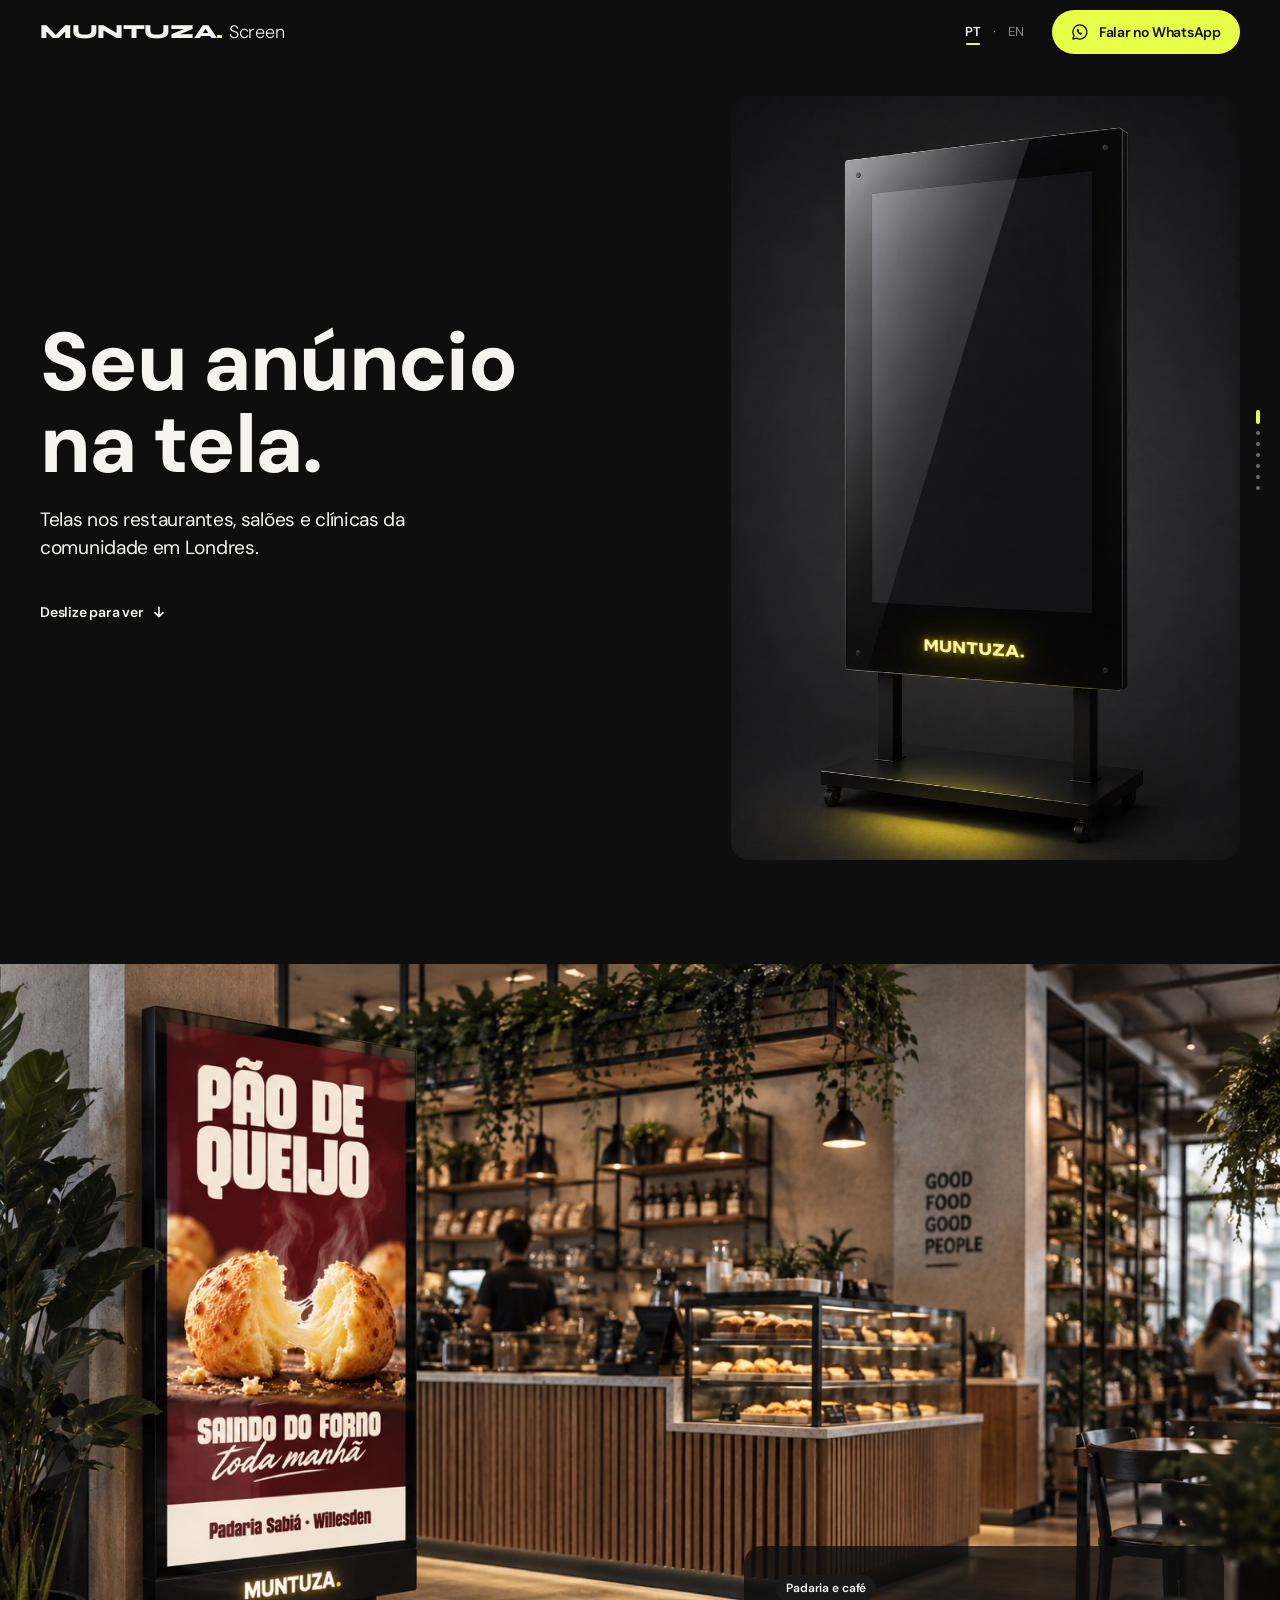
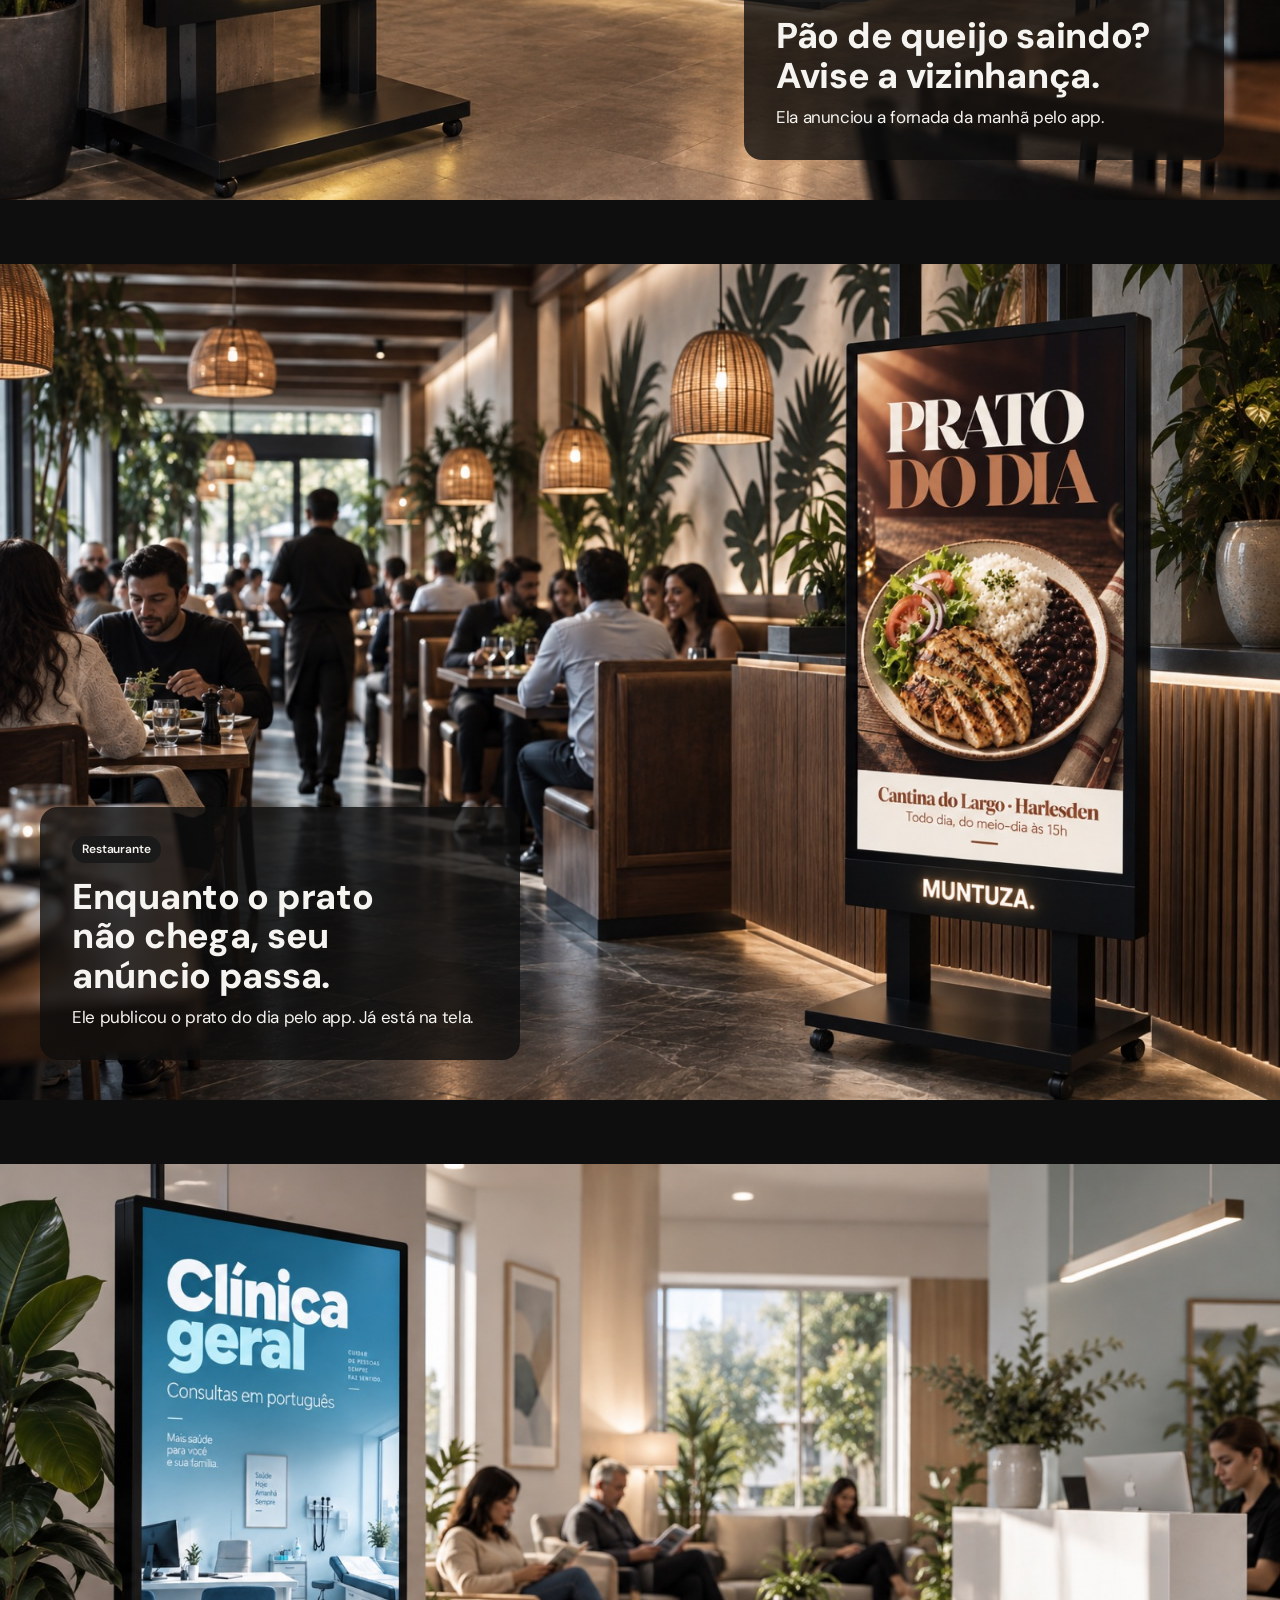
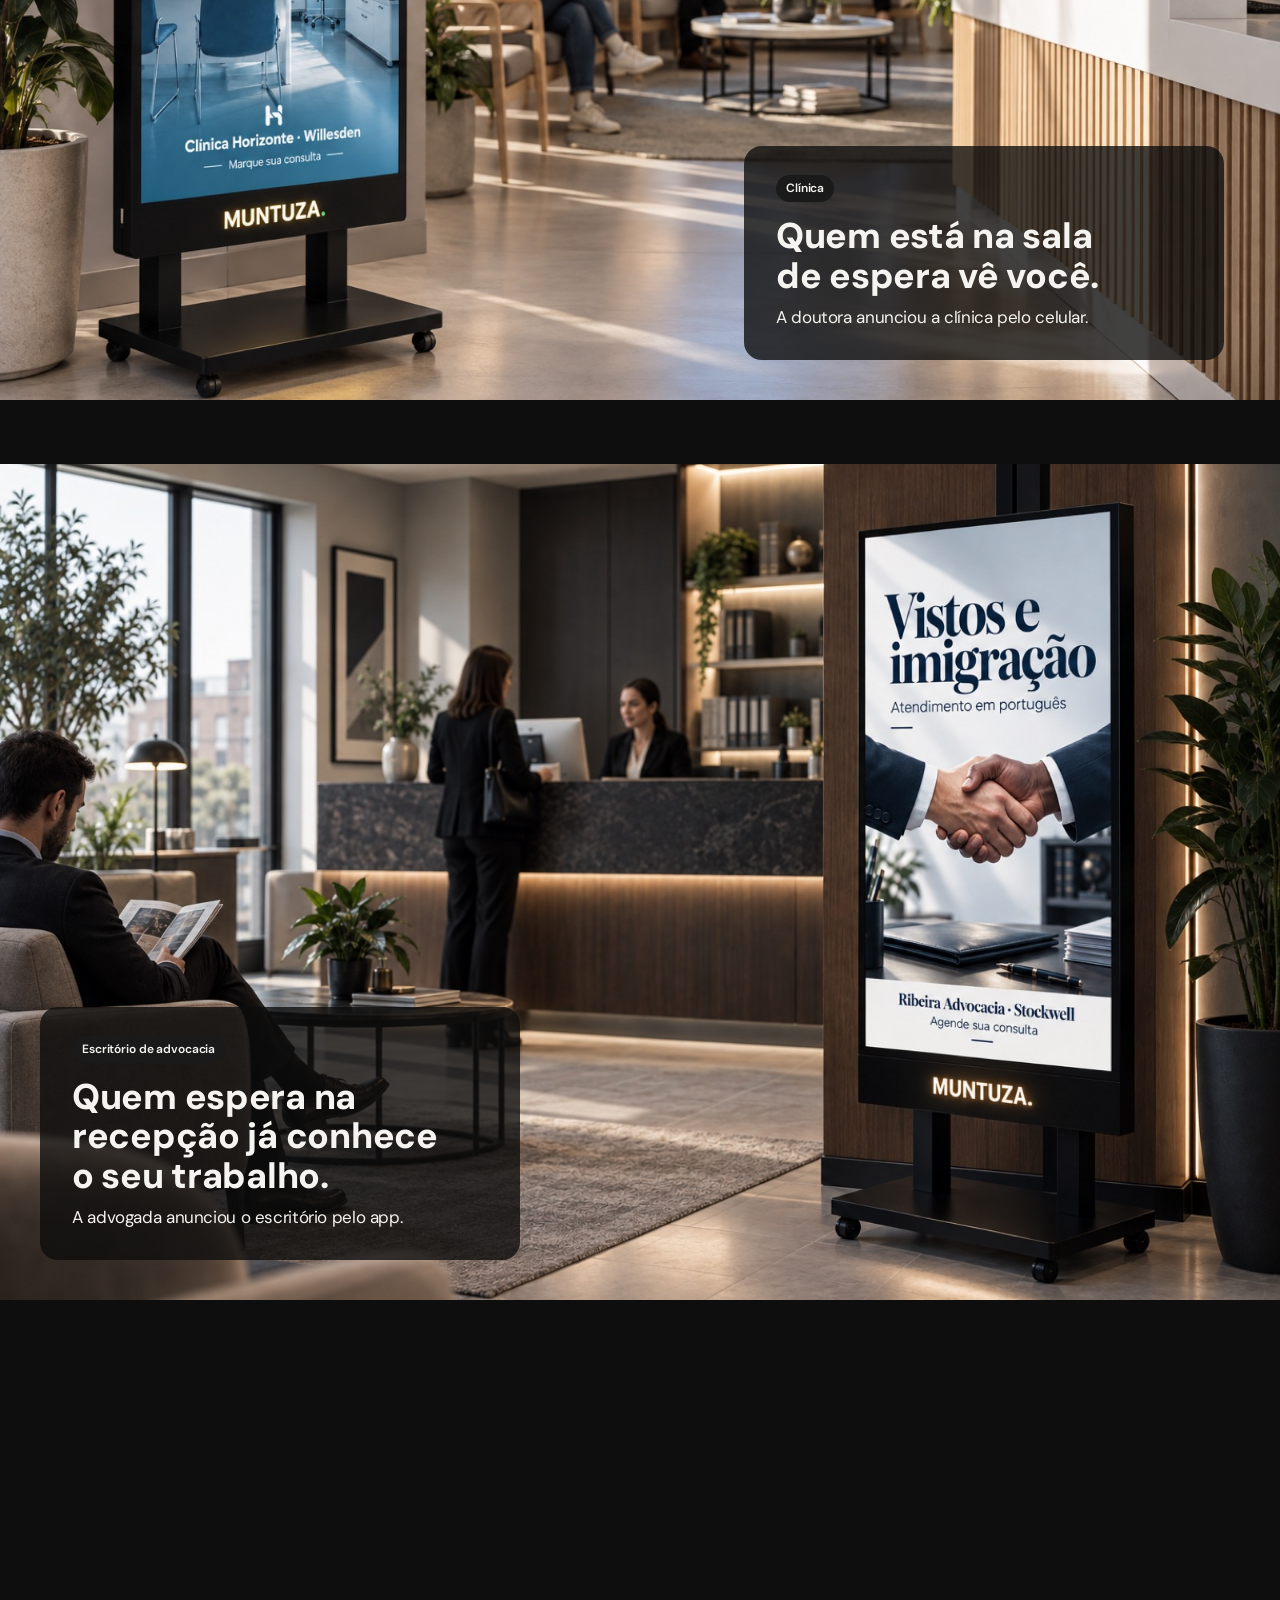
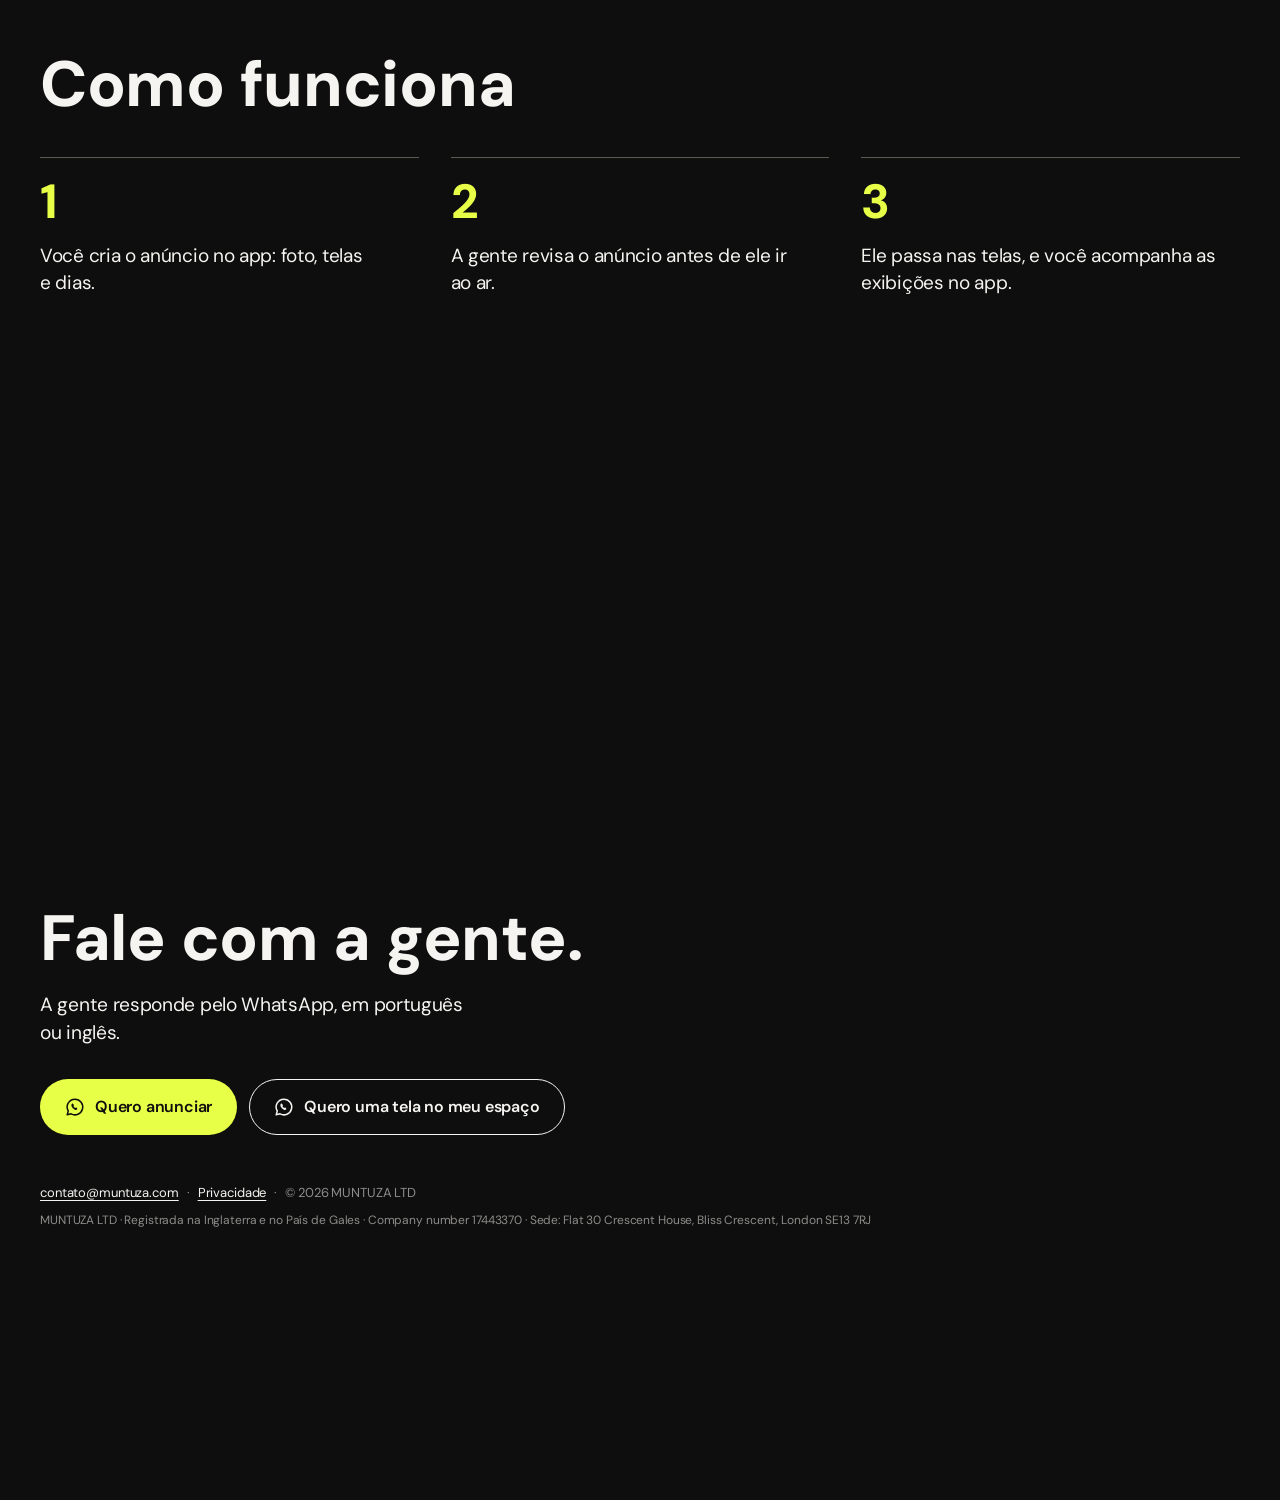
<file: index.html>
<!doctype html>
<html lang="pt-BR" class="feed">
<head>
<meta charset="utf-8">
<meta name="viewport" content="width=device-width, initial-scale=1, viewport-fit=cover">
<title>MUNTUZA. Screen · seu anúncio nas telas da comunidade em Londres</title>
<meta name="description" content="Telas verticais em restaurantes, salões, clínicas e barbearias de Londres. Você cria o anúncio no app e ele passa nas telas.">
<link rel="canonical" href="https://muntuza.com/">
<link rel="alternate" hreflang="pt-BR" href="https://muntuza.com/">
<link rel="alternate" hreflang="en-GB" href="https://muntuza.com/en/">
<link rel="alternate" hreflang="x-default" href="https://muntuza.com/">
<meta property="og:type" content="website">
<meta property="og:title" content="MUNTUZA. Screen · seu anúncio nas telas da comunidade em Londres">
<meta property="og:description" content="Telas verticais em restaurantes, salões, clínicas e barbearias de Londres. Você cria o anúncio no app e ele passa nas telas.">
<meta property="og:url" content="https://muntuza.com/">
<meta property="og:image" content="https://muntuza.com/assets/img/tela.jpg">
<meta name="theme-color" content="#0E0E0E">
<link rel="icon" type="image/png" href="assets/img/favicon.png">
<link rel="apple-touch-icon" href="assets/img/apple-touch-icon.png">
<link rel="preload" href="assets/fonts/DMSans_800ExtraBold.ttf" as="font" type="font/ttf" crossorigin>
<link rel="stylesheet" href="assets/css/site.css?v=34f78d27">
<script>document.documentElement.classList.add('js')</script>
</head>
<body>
<a class="pular" href="#conteudo">Pular para o conteúdo</a>
<header class="topo sobre">
  <div class="wrap topo-in">
    <a class="lock" href="./" aria-label="Muntuza Screen, início"><span class="wm">MUNTUZA<i>.</i></span><span class="desc">Screen</span></a>
    <div class="topo-dir">
      <nav class="lg" aria-label="Língua / Language"><a href="./" hreflang="pt-BR" lang="pt-BR" aria-current="page">PT</a><span aria-hidden="true">·</span><a href="en/" hreflang="en-GB" lang="en-GB">EN</a></nav>
      <a class="btn btn-volt btn-p so-desk" href="https://wa.me/447404725102?text=Ol%C3%A1%21%20Vi%20o%20site%20da%20Muntuza%20e%20quero%20saber%20mais%20sobre%20as%20telas."><svg viewBox="0 0 24 24" aria-hidden="true"><path d="M12 2.6a9.4 9.4 0 0 0-8.1 14.2L2.6 21.4l4.7-1.2A9.4 9.4 0 1 0 12 2.6z" fill="none" stroke="currentColor" stroke-width="1.8" stroke-linejoin="round"/><path d="M9.2 7.7c-.3-.1-.7 0-.9.3-.6.7-.9 1.6-.6 2.5.6 2 2.2 3.8 4.2 4.8.9.4 1.9.3 2.6-.3.3-.2.4-.6.2-.9l-.7-1.2c-.2-.3-.6-.4-.9-.2l-.8.4c-.9-.4-1.7-1.2-2.1-2.1l.4-.8c.2-.3.1-.7-.1-.9z" fill="currentColor"/></svg><span>Falar no WhatsApp</span></a>
    </div>
  </div>
</header>
<main id="conteudo">
  <section class="pn on" id="inicio" aria-label="Seu anúncio na tela.">
    <div class="p1">
      <div class="p1-tx">
        <h1 class="anima">Seu anúncio na tela.</h1>
        <p class="lead anima">Telas nos restaurantes, salões e clínicas da comunidade em Londres.</p>
        <a class="dica anima" href="#padaria"><span>Deslize para ver</span><svg viewBox="0 0 24 24" aria-hidden="true" fill="none" stroke="currentColor" stroke-width="2.4" stroke-linecap="round" stroke-linejoin="round"><path d="M12 5v14M6 13l6 6 6-6"/></svg></a>
      </div>
      <figure class="p1-img"><img src="assets/img/tela.jpg" width="933" height="1400" alt="A tela Muntuza: um monitor vertical de pé, com moldura preta e o nome MUNTUZA aceso embaixo." fetchpriority="high"></figure>
    </div>
  </section>
  <section class="pn" id="padaria" aria-label="Padaria e café">
    <figure class="pn-img"><img src="assets/img/padaria.jpg" width="1600" height="1066" alt="Tela Muntuza de pé numa padaria, mostrando um anúncio de pão de queijo." style="object-position: 22% 35%;" loading="lazy" decoding="async"></figure>
    <div class="pn-tx dir">
      <span class="rot anima">Padaria e café</span>
      <h2 class="anima">Pão de queijo saindo? Avise a vizinhança.</h2>
      <p class="anima">Ela anunciou a fornada da manhã pelo app.</p>
    </div>
  </section>
  <section class="pn" id="restaurante" aria-label="Restaurante">
    <figure class="pn-img"><img src="assets/img/restaurante.jpg" width="1600" height="1066" alt="Tela Muntuza num restaurante, com o anúncio do prato do dia." style="object-position: 78% 35%;" loading="lazy" decoding="async"></figure>
    <div class="pn-tx esq">
      <span class="rot anima">Restaurante</span>
      <h2 class="anima">Enquanto o prato não chega, seu anúncio passa.</h2>
      <p class="anima">Ele publicou o prato do dia pelo app. Já está na tela.</p>
    </div>
  </section>
  <section class="pn" id="clinica" aria-label="Clínica">
    <figure class="pn-img"><img src="assets/img/clinica.jpg" width="1600" height="1066" alt="Tela Muntuza na sala de espera de uma clínica, com o anúncio da clínica." style="object-position: 21% 35%;" loading="lazy" decoding="async"></figure>
    <div class="pn-tx dir">
      <span class="rot anima">Clínica</span>
      <h2 class="anima">Quem está na sala de espera vê você.</h2>
      <p class="anima">A doutora anunciou a clínica pelo celular.</p>
    </div>
  </section>
  <section class="pn" id="advocacia" aria-label="Escritório de advocacia">
    <figure class="pn-img"><img src="assets/img/advocacia.jpg" width="1600" height="1066" alt="Tela Muntuza na recepção de um escritório de advocacia, com o anúncio do escritório." style="object-position: 78% 35%;" loading="lazy" decoding="async"></figure>
    <div class="pn-tx esq">
      <span class="rot anima">Escritório de advocacia</span>
      <h2 class="anima">Quem espera na recepção já conhece o seu trabalho.</h2>
      <p class="anima">A advogada anunciou o escritório pelo app.</p>
    </div>
  </section>
  <section class="pn" id="como-funciona" aria-label="Como funciona">
    <div class="pn-bloco">
      <h2 class="anima">Como funciona</h2>
      <ol class="passos anima">
        <li><span class="num">1</span><p>Você cria o anúncio no app: foto, telas e dias.</p></li>
        <li><span class="num">2</span><p>A gente revisa o anúncio antes de ele ir ao ar.</p></li>
        <li><span class="num">3</span><p>Ele passa nas telas, e você acompanha as exibições no app.</p></li>
      </ol>
    </div>
  </section>
  <section class="pn" id="contato" aria-label="Fale com a gente.">
    <div class="pn-bloco fale">
      <div class="anima">
        <h2>Fale com a gente.</h2>
        <p class="lead">A gente responde pelo WhatsApp, em português ou inglês.</p>
        <div class="acoes">
          <a class="btn btn-volt btn-g" href="https://wa.me/447404725102?text=Ol%C3%A1%21%20Vi%20o%20site%20da%20Muntuza%20e%20quero%20anunciar%20nas%20telas."><svg viewBox="0 0 24 24" aria-hidden="true"><path d="M12 2.6a9.4 9.4 0 0 0-8.1 14.2L2.6 21.4l4.7-1.2A9.4 9.4 0 1 0 12 2.6z" fill="none" stroke="currentColor" stroke-width="1.8" stroke-linejoin="round"/><path d="M9.2 7.7c-.3-.1-.7 0-.9.3-.6.7-.9 1.6-.6 2.5.6 2 2.2 3.8 4.2 4.8.9.4 1.9.3 2.6-.3.3-.2.4-.6.2-.9l-.7-1.2c-.2-.3-.6-.4-.9-.2l-.8.4c-.9-.4-1.7-1.2-2.1-2.1l.4-.8c.2-.3.1-.7-.1-.9z" fill="currentColor"/></svg><span>Quero anunciar</span></a>
          <a class="btn btn-contorno btn-g" href="https://wa.me/447404725102?text=Ol%C3%A1%21%20Vi%20o%20site%20da%20Muntuza%20e%20quero%20uma%20tela%20no%20meu%20espa%C3%A7o."><svg viewBox="0 0 24 24" aria-hidden="true"><path d="M12 2.6a9.4 9.4 0 0 0-8.1 14.2L2.6 21.4l4.7-1.2A9.4 9.4 0 1 0 12 2.6z" fill="none" stroke="currentColor" stroke-width="1.8" stroke-linejoin="round"/><path d="M9.2 7.7c-.3-.1-.7 0-.9.3-.6.7-.9 1.6-.6 2.5.6 2 2.2 3.8 4.2 4.8.9.4 1.9.3 2.6-.3.3-.2.4-.6.2-.9l-.7-1.2c-.2-.3-.6-.4-.9-.2l-.8.4c-.9-.4-1.7-1.2-2.1-2.1l.4-.8c.2-.3.1-.7-.1-.9z" fill="currentColor"/></svg><span>Quero uma tela no meu espaço</span></a>
        </div>
      </div>
      <p class="rodape"><a href="mailto:contato@muntuza.com">contato@muntuza.com</a><span aria-hidden="true">·</span><a href="privacidade/">Privacidade</a><span aria-hidden="true">·</span><span>© 2026 MUNTUZA LTD</span><span class="legal">MUNTUZA LTD · Registrada na Inglaterra e no País de Gales · Company number 17443370 · Sede: Flat 30 Crescent House, Bliss Crescent, London SE13 7RJ</span></p>
    </div>
  </section>
</main>
<nav class="dots" aria-label="Painéis"><a href="#inicio" aria-label="Seu anúncio na tela." aria-current="true"></a><a href="#padaria" aria-label="Padaria e café"></a><a href="#restaurante" aria-label="Restaurante"></a><a href="#clinica" aria-label="Clínica"></a><a href="#advocacia" aria-label="Escritório de advocacia"></a><a href="#como-funciona" aria-label="Como funciona"></a><a href="#contato" aria-label="Fale com a gente."></a></nav>
<a class="btn btn-volt fixo so-mob" href="https://wa.me/447404725102?text=Ol%C3%A1%21%20Vi%20o%20site%20da%20Muntuza%20e%20quero%20saber%20mais%20sobre%20as%20telas."><svg viewBox="0 0 24 24" aria-hidden="true"><path d="M12 2.6a9.4 9.4 0 0 0-8.1 14.2L2.6 21.4l4.7-1.2A9.4 9.4 0 1 0 12 2.6z" fill="none" stroke="currentColor" stroke-width="1.8" stroke-linejoin="round"/><path d="M9.2 7.7c-.3-.1-.7 0-.9.3-.6.7-.9 1.6-.6 2.5.6 2 2.2 3.8 4.2 4.8.9.4 1.9.3 2.6-.3.3-.2.4-.6.2-.9l-.7-1.2c-.2-.3-.6-.4-.9-.2l-.8.4c-.9-.4-1.7-1.2-2.1-2.1l.4-.8c.2-.3.1-.7-.1-.9z" fill="currentColor"/></svg><span>Falar no WhatsApp</span></a>
<script>
(function () {
  var pns = [].slice.call(document.querySelectorAll('.pn'));
  var dots = [].slice.call(document.querySelectorAll('.dots a'));
  var fixo = document.querySelector('.fixo');
  function atual(i) {
    dots.forEach(function (d, k) { if (k === i) d.setAttribute('aria-current', 'true'); else d.removeAttribute('aria-current'); });
    if (fixo) fixo.classList.toggle('esc', i === pns.length - 1);
  }
  if (!('IntersectionObserver' in window)) { pns.forEach(function (p) { p.classList.add('on'); }); return; }
  var io = new IntersectionObserver(function (es) {
    es.forEach(function (x) {
      if (x.intersectionRatio >= 0.2) x.target.classList.add('on');
      if (x.intersectionRatio >= 0.55) atual(pns.indexOf(x.target));
    });
  }, { threshold: [0.2, 0.55] });
  pns.forEach(function (p) { io.observe(p); });
})();
</script>
</body>
</html>
</file>
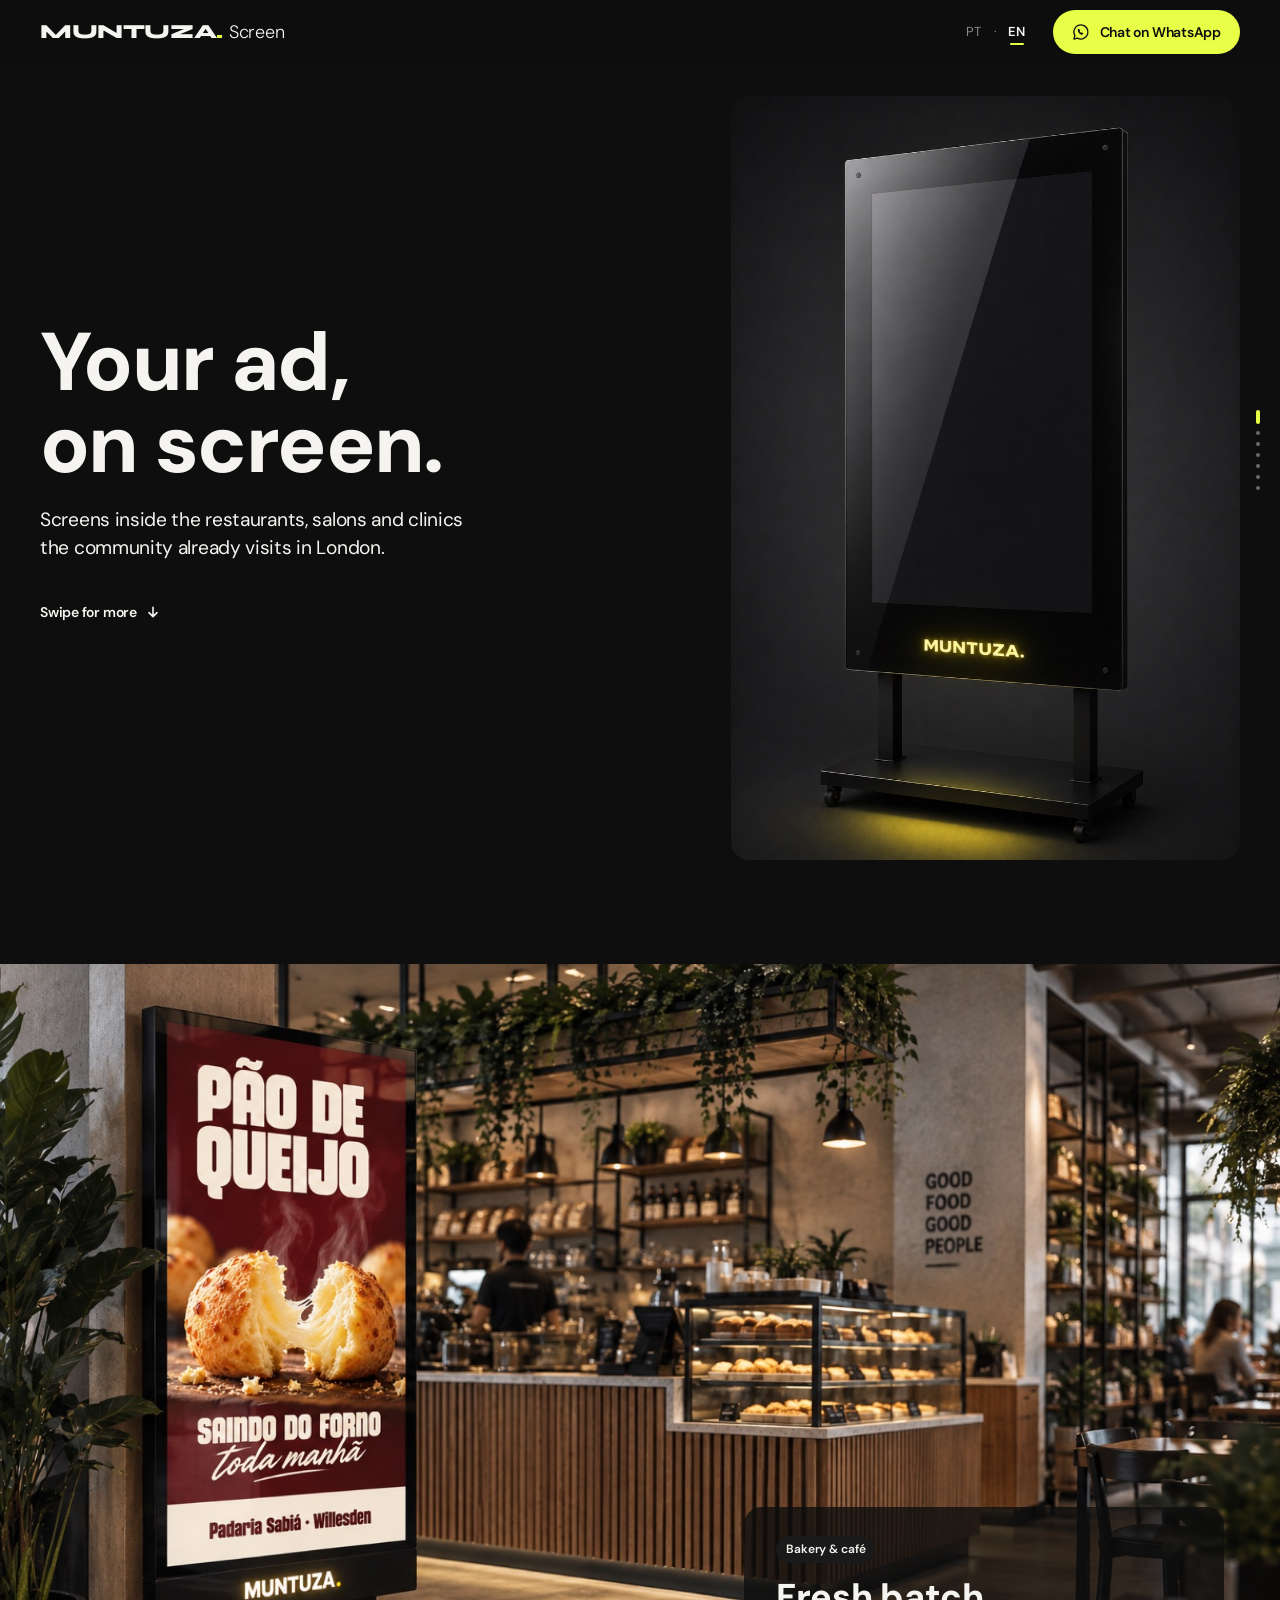
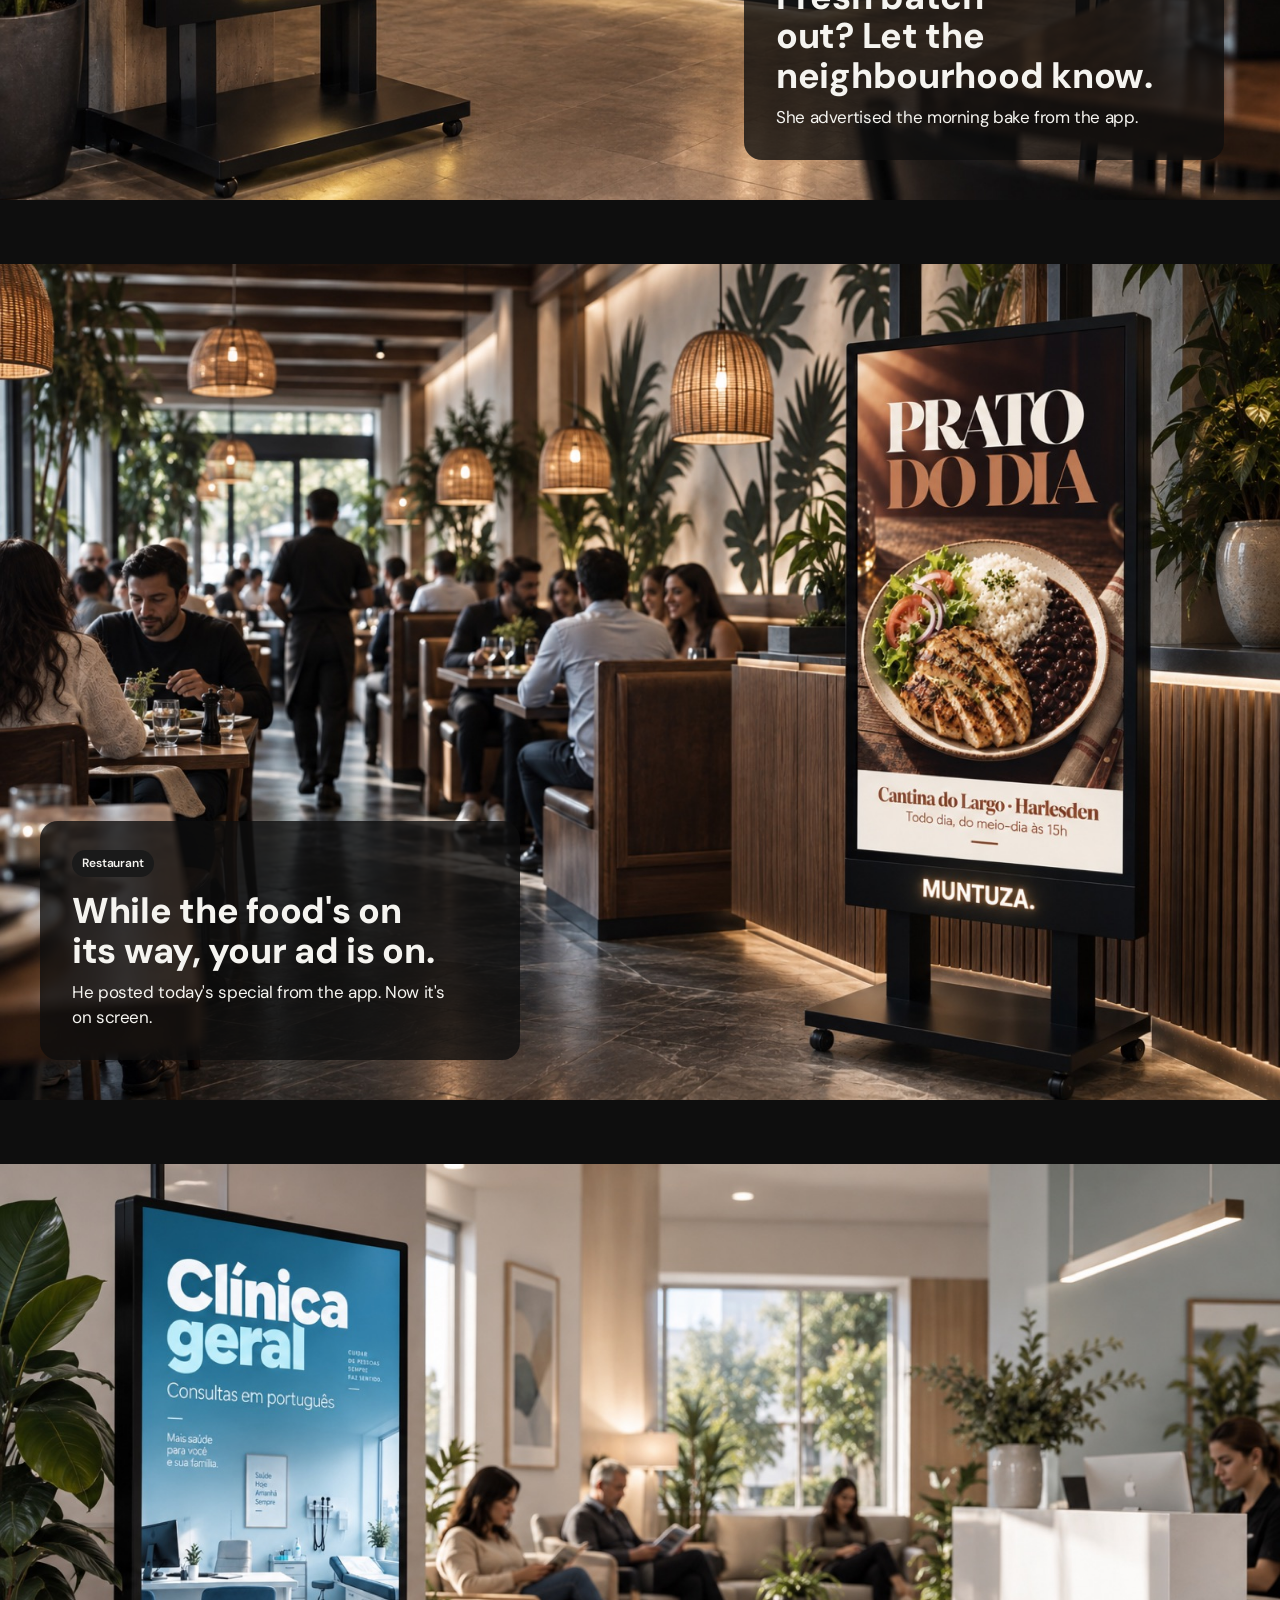
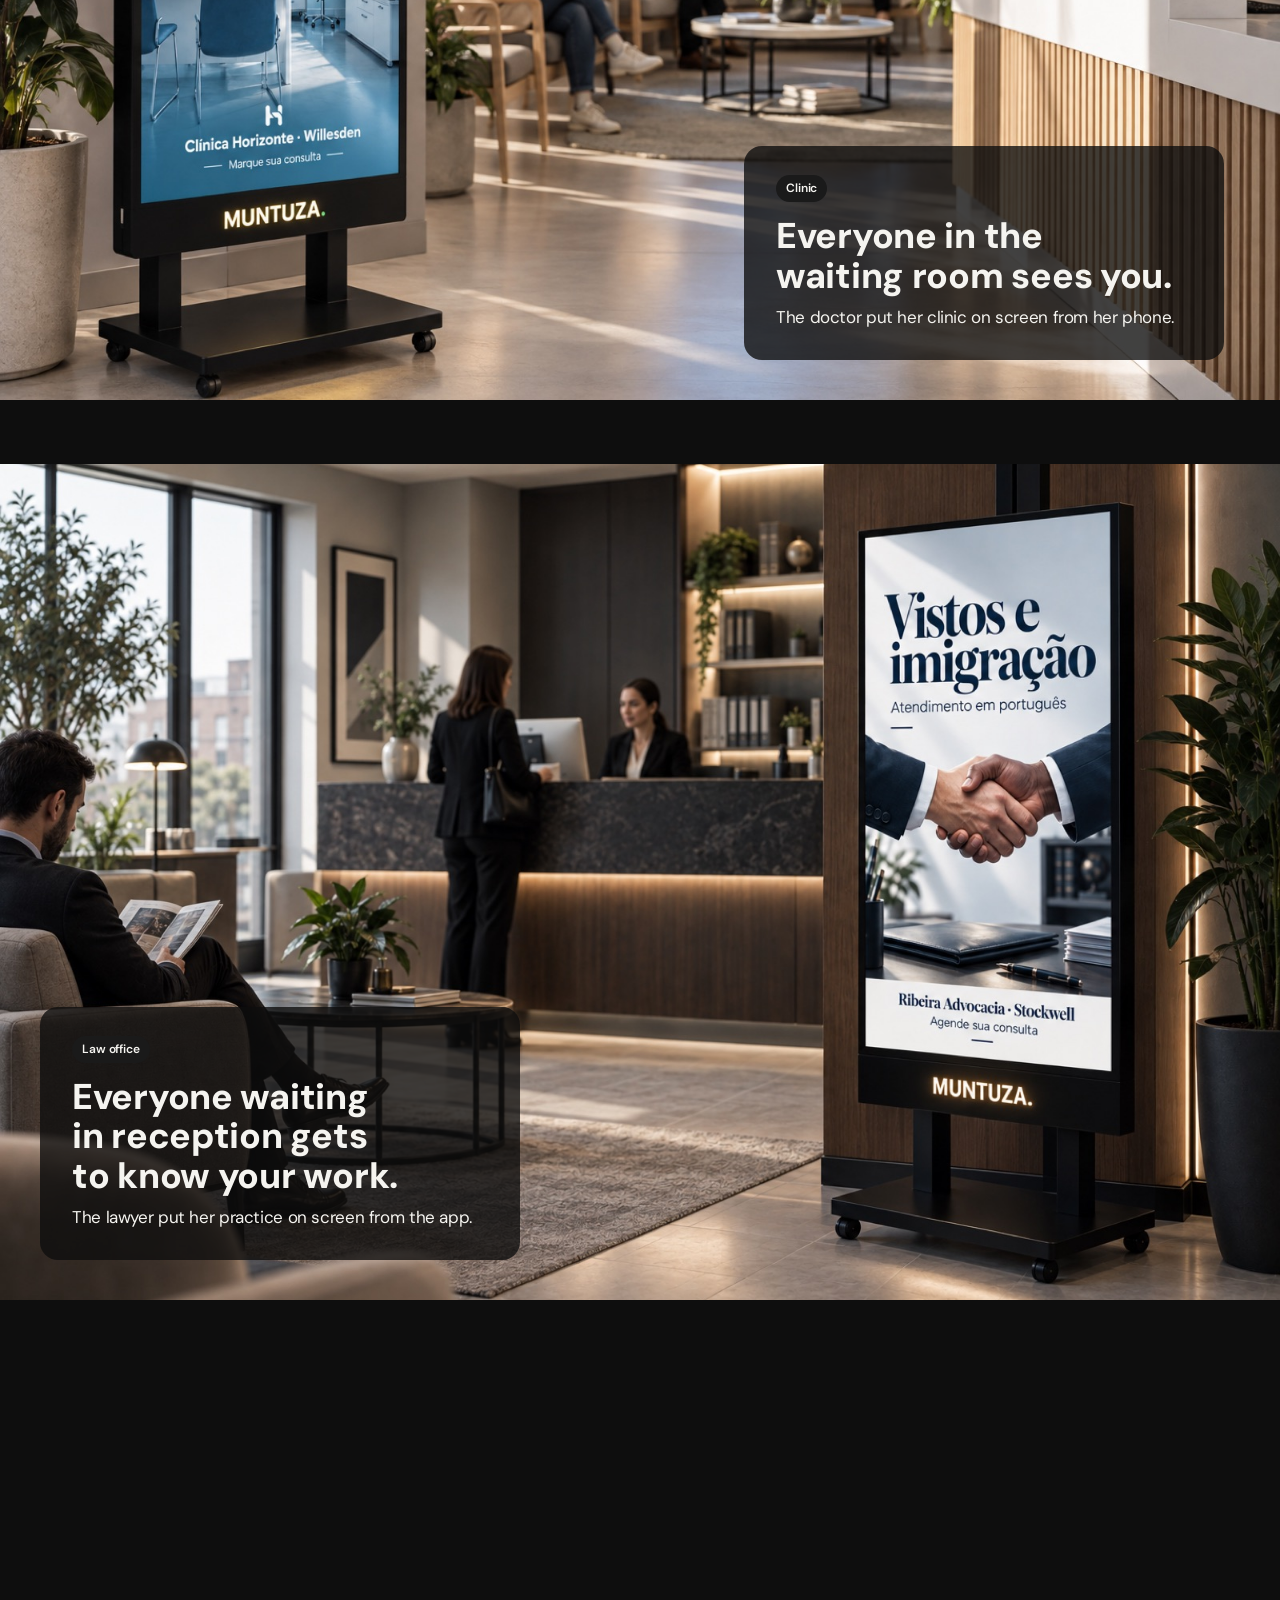
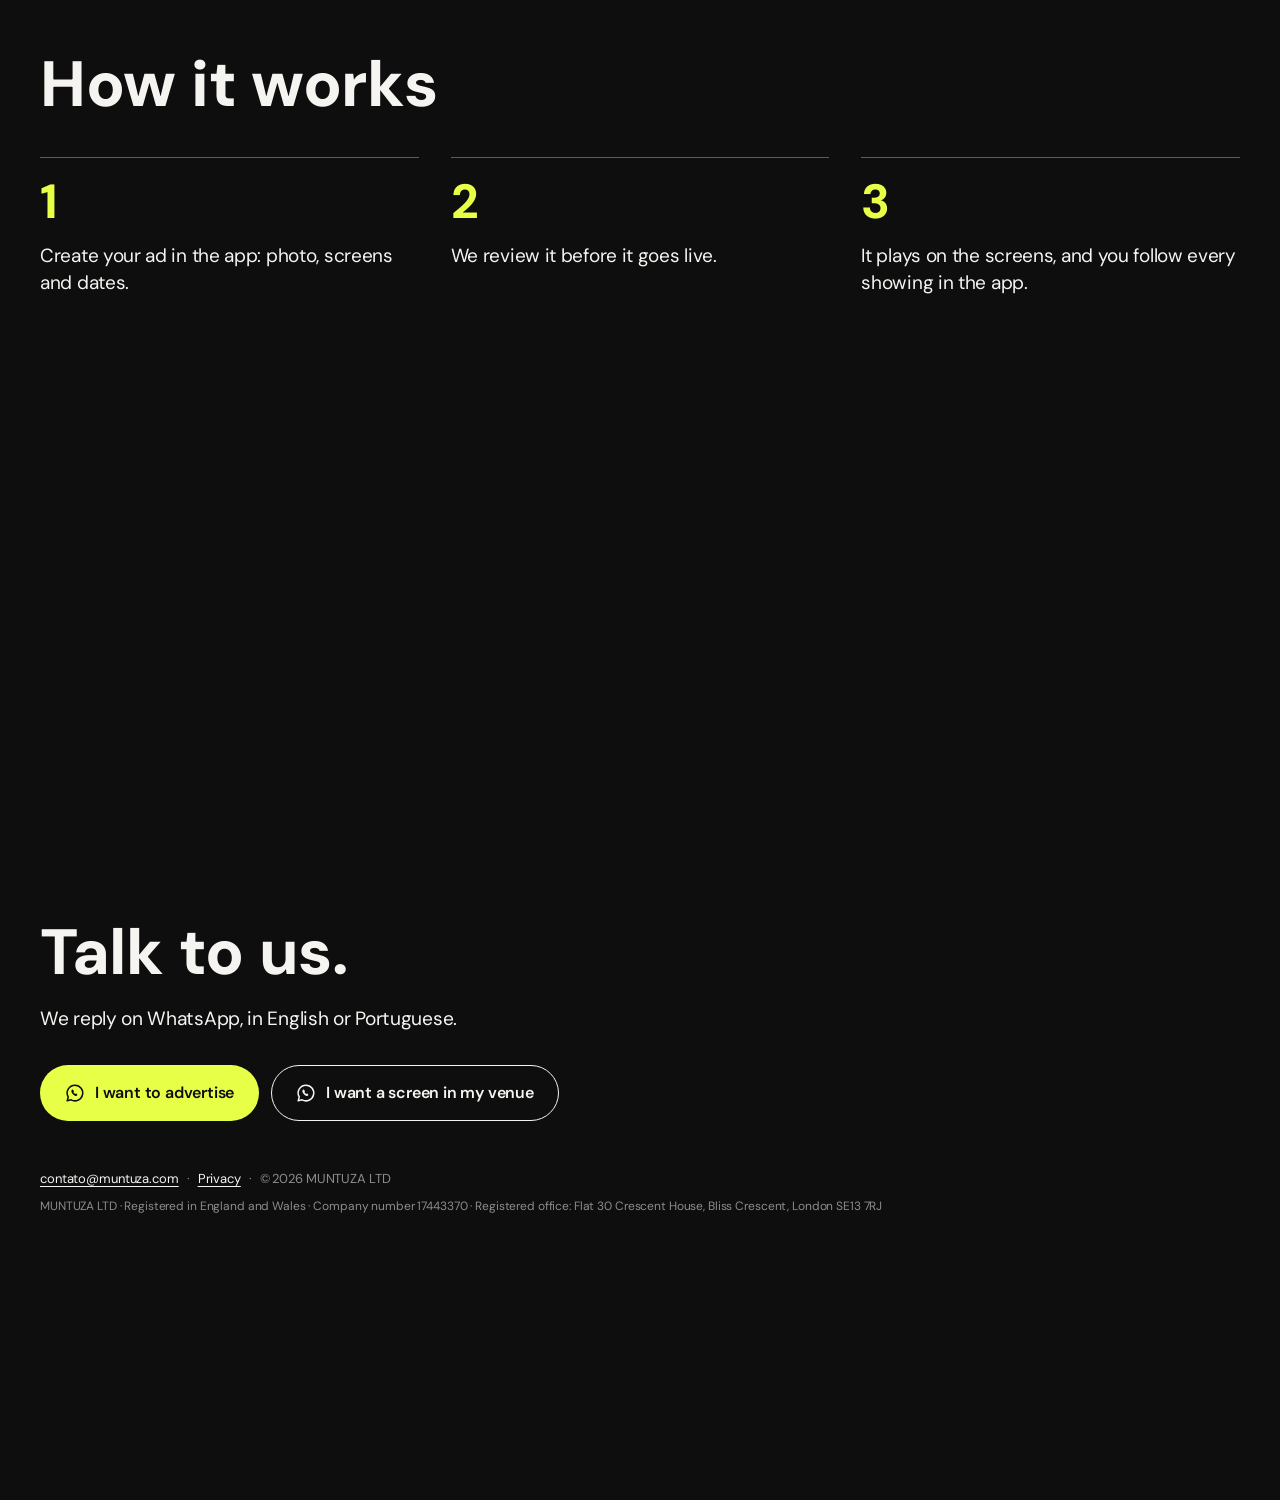
<file: en/index.html>
<!doctype html>
<html lang="en-GB" class="feed">
<head>
<meta charset="utf-8">
<meta name="viewport" content="width=device-width, initial-scale=1, viewport-fit=cover">
<title>MUNTUZA. Screen · your ad on community screens in London</title>
<meta name="description" content="Vertical screens in London restaurants, salons, clinics and barbershops. Create your ad in the app and it plays on screen.">
<link rel="canonical" href="https://muntuza.com/en/">
<link rel="alternate" hreflang="pt-BR" href="https://muntuza.com/">
<link rel="alternate" hreflang="en-GB" href="https://muntuza.com/en/">
<link rel="alternate" hreflang="x-default" href="https://muntuza.com/">
<meta property="og:type" content="website">
<meta property="og:title" content="MUNTUZA. Screen · your ad on community screens in London">
<meta property="og:description" content="Vertical screens in London restaurants, salons, clinics and barbershops. Create your ad in the app and it plays on screen.">
<meta property="og:url" content="https://muntuza.com/en/">
<meta property="og:image" content="https://muntuza.com/assets/img/tela.jpg">
<meta name="theme-color" content="#0E0E0E">
<link rel="icon" type="image/png" href="../assets/img/favicon.png">
<link rel="apple-touch-icon" href="../assets/img/apple-touch-icon.png">
<link rel="preload" href="../assets/fonts/DMSans_800ExtraBold.ttf" as="font" type="font/ttf" crossorigin>
<link rel="stylesheet" href="../assets/css/site.css?v=34f78d27">
<script>document.documentElement.classList.add('js')</script>
</head>
<body>
<a class="pular" href="#conteudo">Skip to content</a>
<header class="topo sobre">
  <div class="wrap topo-in">
    <a class="lock" href="./" aria-label="Muntuza Screen, home"><span class="wm">MUNTUZA<i>.</i></span><span class="desc">Screen</span></a>
    <div class="topo-dir">
      <nav class="lg" aria-label="Língua / Language"><a href="../" hreflang="pt-BR" lang="pt-BR">PT</a><span aria-hidden="true">·</span><a href="./" hreflang="en-GB" lang="en-GB" aria-current="page">EN</a></nav>
      <a class="btn btn-volt btn-p so-desk" href="https://wa.me/447404725102?text=Hi%21%20I%20saw%20the%20Muntuza%20website%20and%20I%27d%20like%20to%20know%20more%20about%20the%20screens."><svg viewBox="0 0 24 24" aria-hidden="true"><path d="M12 2.6a9.4 9.4 0 0 0-8.1 14.2L2.6 21.4l4.7-1.2A9.4 9.4 0 1 0 12 2.6z" fill="none" stroke="currentColor" stroke-width="1.8" stroke-linejoin="round"/><path d="M9.2 7.7c-.3-.1-.7 0-.9.3-.6.7-.9 1.6-.6 2.5.6 2 2.2 3.8 4.2 4.8.9.4 1.9.3 2.6-.3.3-.2.4-.6.2-.9l-.7-1.2c-.2-.3-.6-.4-.9-.2l-.8.4c-.9-.4-1.7-1.2-2.1-2.1l.4-.8c.2-.3.1-.7-.1-.9z" fill="currentColor"/></svg><span>Chat on WhatsApp</span></a>
    </div>
  </div>
</header>
<main id="conteudo">
  <section class="pn on" id="inicio" aria-label="Your ad, on screen.">
    <div class="p1">
      <div class="p1-tx">
        <h1 class="anima">Your ad, on screen.</h1>
        <p class="lead anima">Screens inside the restaurants, salons and clinics the community already visits in London.</p>
        <a class="dica anima" href="#padaria"><span>Swipe for more</span><svg viewBox="0 0 24 24" aria-hidden="true" fill="none" stroke="currentColor" stroke-width="2.4" stroke-linecap="round" stroke-linejoin="round"><path d="M12 5v14M6 13l6 6 6-6"/></svg></a>
      </div>
      <figure class="p1-img"><img src="../assets/img/tela.jpg" width="933" height="1400" alt="The Muntuza screen: a free-standing vertical display with a black frame and MUNTUZA lit up at the base." fetchpriority="high"></figure>
    </div>
  </section>
  <section class="pn" id="padaria" aria-label="Bakery &amp; café">
    <figure class="pn-img"><img src="../assets/img/padaria.jpg" width="1600" height="1066" alt="A free-standing Muntuza screen in a bakery, showing a cheese bread ad." style="object-position: 22% 35%;" loading="lazy" decoding="async"></figure>
    <div class="pn-tx dir">
      <span class="rot anima">Bakery &amp; café</span>
      <h2 class="anima">Fresh batch out? Let the neighbourhood know.</h2>
      <p class="anima">She advertised the morning bake from the app.</p>
    </div>
  </section>
  <section class="pn" id="restaurante" aria-label="Restaurant">
    <figure class="pn-img"><img src="../assets/img/restaurante.jpg" width="1600" height="1066" alt="A Muntuza screen in a restaurant, showing the dish of the day." style="object-position: 78% 35%;" loading="lazy" decoding="async"></figure>
    <div class="pn-tx esq">
      <span class="rot anima">Restaurant</span>
      <h2 class="anima">While the food&#x27;s on its way, your ad is on.</h2>
      <p class="anima">He posted today&#x27;s special from the app. Now it&#x27;s on screen.</p>
    </div>
  </section>
  <section class="pn" id="clinica" aria-label="Clinic">
    <figure class="pn-img"><img src="../assets/img/clinica.jpg" width="1600" height="1066" alt="A Muntuza screen in a clinic waiting room, showing the clinic&#x27;s ad." style="object-position: 21% 35%;" loading="lazy" decoding="async"></figure>
    <div class="pn-tx dir">
      <span class="rot anima">Clinic</span>
      <h2 class="anima">Everyone in the waiting room sees you.</h2>
      <p class="anima">The doctor put her clinic on screen from her phone.</p>
    </div>
  </section>
  <section class="pn" id="advocacia" aria-label="Law office">
    <figure class="pn-img"><img src="../assets/img/advocacia.jpg" width="1600" height="1066" alt="A Muntuza screen in a law office reception, showing the firm&#x27;s ad." style="object-position: 78% 35%;" loading="lazy" decoding="async"></figure>
    <div class="pn-tx esq">
      <span class="rot anima">Law office</span>
      <h2 class="anima">Everyone waiting in reception gets to know your work.</h2>
      <p class="anima">The lawyer put her practice on screen from the app.</p>
    </div>
  </section>
  <section class="pn" id="como-funciona" aria-label="How it works">
    <div class="pn-bloco">
      <h2 class="anima">How it works</h2>
      <ol class="passos anima">
        <li><span class="num">1</span><p>Create your ad in the app: photo, screens and dates.</p></li>
        <li><span class="num">2</span><p>We review it before it goes live.</p></li>
        <li><span class="num">3</span><p>It plays on the screens, and you follow every showing in the app.</p></li>
      </ol>
    </div>
  </section>
  <section class="pn" id="contato" aria-label="Talk to us.">
    <div class="pn-bloco fale">
      <div class="anima">
        <h2>Talk to us.</h2>
        <p class="lead">We reply on WhatsApp, in English or Portuguese.</p>
        <div class="acoes">
          <a class="btn btn-volt btn-g" href="https://wa.me/447404725102?text=Hi%21%20I%20saw%20the%20Muntuza%20website%20and%20I%27d%20like%20to%20advertise%20on%20the%20screens."><svg viewBox="0 0 24 24" aria-hidden="true"><path d="M12 2.6a9.4 9.4 0 0 0-8.1 14.2L2.6 21.4l4.7-1.2A9.4 9.4 0 1 0 12 2.6z" fill="none" stroke="currentColor" stroke-width="1.8" stroke-linejoin="round"/><path d="M9.2 7.7c-.3-.1-.7 0-.9.3-.6.7-.9 1.6-.6 2.5.6 2 2.2 3.8 4.2 4.8.9.4 1.9.3 2.6-.3.3-.2.4-.6.2-.9l-.7-1.2c-.2-.3-.6-.4-.9-.2l-.8.4c-.9-.4-1.7-1.2-2.1-2.1l.4-.8c.2-.3.1-.7-.1-.9z" fill="currentColor"/></svg><span>I want to advertise</span></a>
          <a class="btn btn-contorno btn-g" href="https://wa.me/447404725102?text=Hi%21%20I%20saw%20the%20Muntuza%20website%20and%20I%27d%20like%20a%20screen%20in%20my%20venue."><svg viewBox="0 0 24 24" aria-hidden="true"><path d="M12 2.6a9.4 9.4 0 0 0-8.1 14.2L2.6 21.4l4.7-1.2A9.4 9.4 0 1 0 12 2.6z" fill="none" stroke="currentColor" stroke-width="1.8" stroke-linejoin="round"/><path d="M9.2 7.7c-.3-.1-.7 0-.9.3-.6.7-.9 1.6-.6 2.5.6 2 2.2 3.8 4.2 4.8.9.4 1.9.3 2.6-.3.3-.2.4-.6.2-.9l-.7-1.2c-.2-.3-.6-.4-.9-.2l-.8.4c-.9-.4-1.7-1.2-2.1-2.1l.4-.8c.2-.3.1-.7-.1-.9z" fill="currentColor"/></svg><span>I want a screen in my venue</span></a>
        </div>
      </div>
      <p class="rodape"><a href="mailto:contato@muntuza.com">contato@muntuza.com</a><span aria-hidden="true">·</span><a href="privacy/">Privacy</a><span aria-hidden="true">·</span><span>© 2026 MUNTUZA LTD</span><span class="legal">MUNTUZA LTD · Registered in England and Wales · Company number 17443370 · Registered office: Flat 30 Crescent House, Bliss Crescent, London SE13 7RJ</span></p>
    </div>
  </section>
</main>
<nav class="dots" aria-label="Panels"><a href="#inicio" aria-label="Your ad, on screen." aria-current="true"></a><a href="#padaria" aria-label="Bakery &amp; café"></a><a href="#restaurante" aria-label="Restaurant"></a><a href="#clinica" aria-label="Clinic"></a><a href="#advocacia" aria-label="Law office"></a><a href="#como-funciona" aria-label="How it works"></a><a href="#contato" aria-label="Talk to us."></a></nav>
<a class="btn btn-volt fixo so-mob" href="https://wa.me/447404725102?text=Hi%21%20I%20saw%20the%20Muntuza%20website%20and%20I%27d%20like%20to%20know%20more%20about%20the%20screens."><svg viewBox="0 0 24 24" aria-hidden="true"><path d="M12 2.6a9.4 9.4 0 0 0-8.1 14.2L2.6 21.4l4.7-1.2A9.4 9.4 0 1 0 12 2.6z" fill="none" stroke="currentColor" stroke-width="1.8" stroke-linejoin="round"/><path d="M9.2 7.7c-.3-.1-.7 0-.9.3-.6.7-.9 1.6-.6 2.5.6 2 2.2 3.8 4.2 4.8.9.4 1.9.3 2.6-.3.3-.2.4-.6.2-.9l-.7-1.2c-.2-.3-.6-.4-.9-.2l-.8.4c-.9-.4-1.7-1.2-2.1-2.1l.4-.8c.2-.3.1-.7-.1-.9z" fill="currentColor"/></svg><span>Chat on WhatsApp</span></a>
<script>
(function () {
  var pns = [].slice.call(document.querySelectorAll('.pn'));
  var dots = [].slice.call(document.querySelectorAll('.dots a'));
  var fixo = document.querySelector('.fixo');
  function atual(i) {
    dots.forEach(function (d, k) { if (k === i) d.setAttribute('aria-current', 'true'); else d.removeAttribute('aria-current'); });
    if (fixo) fixo.classList.toggle('esc', i === pns.length - 1);
  }
  if (!('IntersectionObserver' in window)) { pns.forEach(function (p) { p.classList.add('on'); }); return; }
  var io = new IntersectionObserver(function (es) {
    es.forEach(function (x) {
      if (x.intersectionRatio >= 0.2) x.target.classList.add('on');
      if (x.intersectionRatio >= 0.55) atual(pns.indexOf(x.target));
    });
  }, { threshold: [0.2, 0.55] });
  pns.forEach(function (p) { io.observe(p); });
})();
</script>
</body>
</html>
</file>
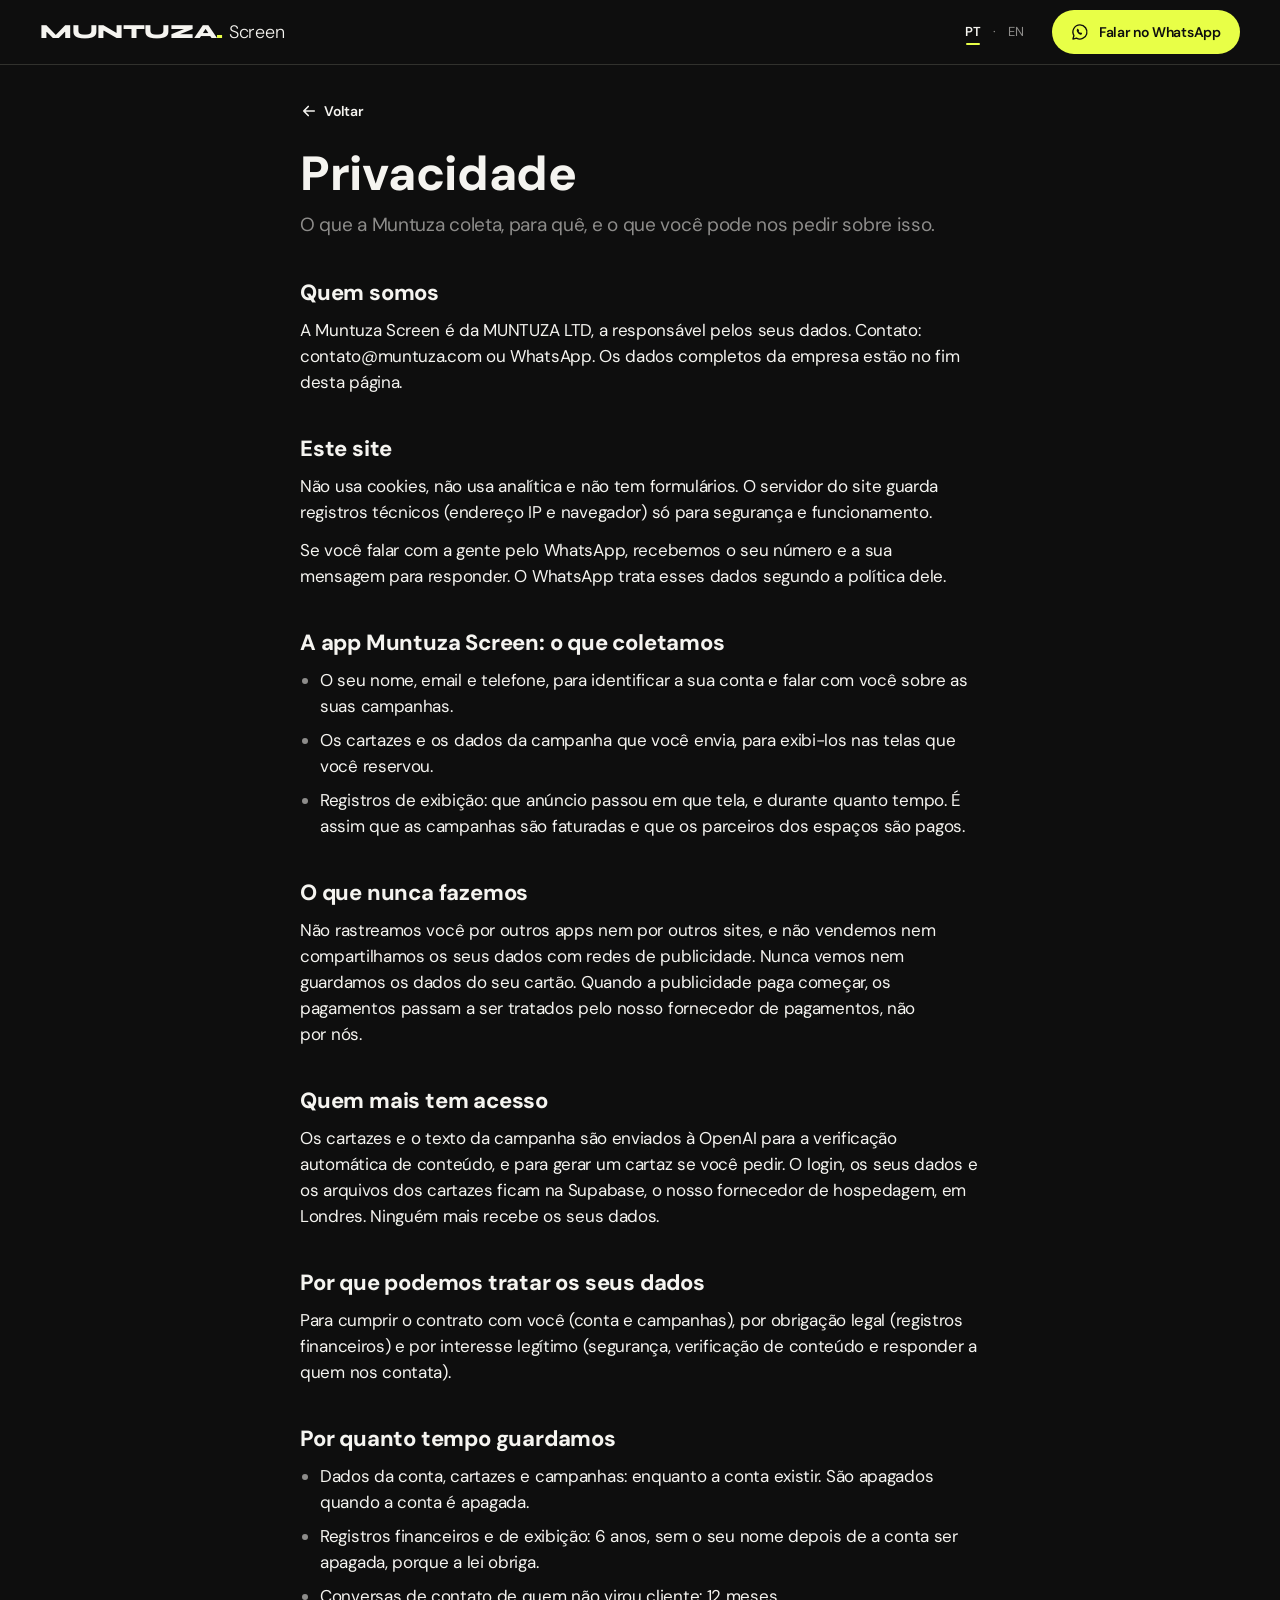
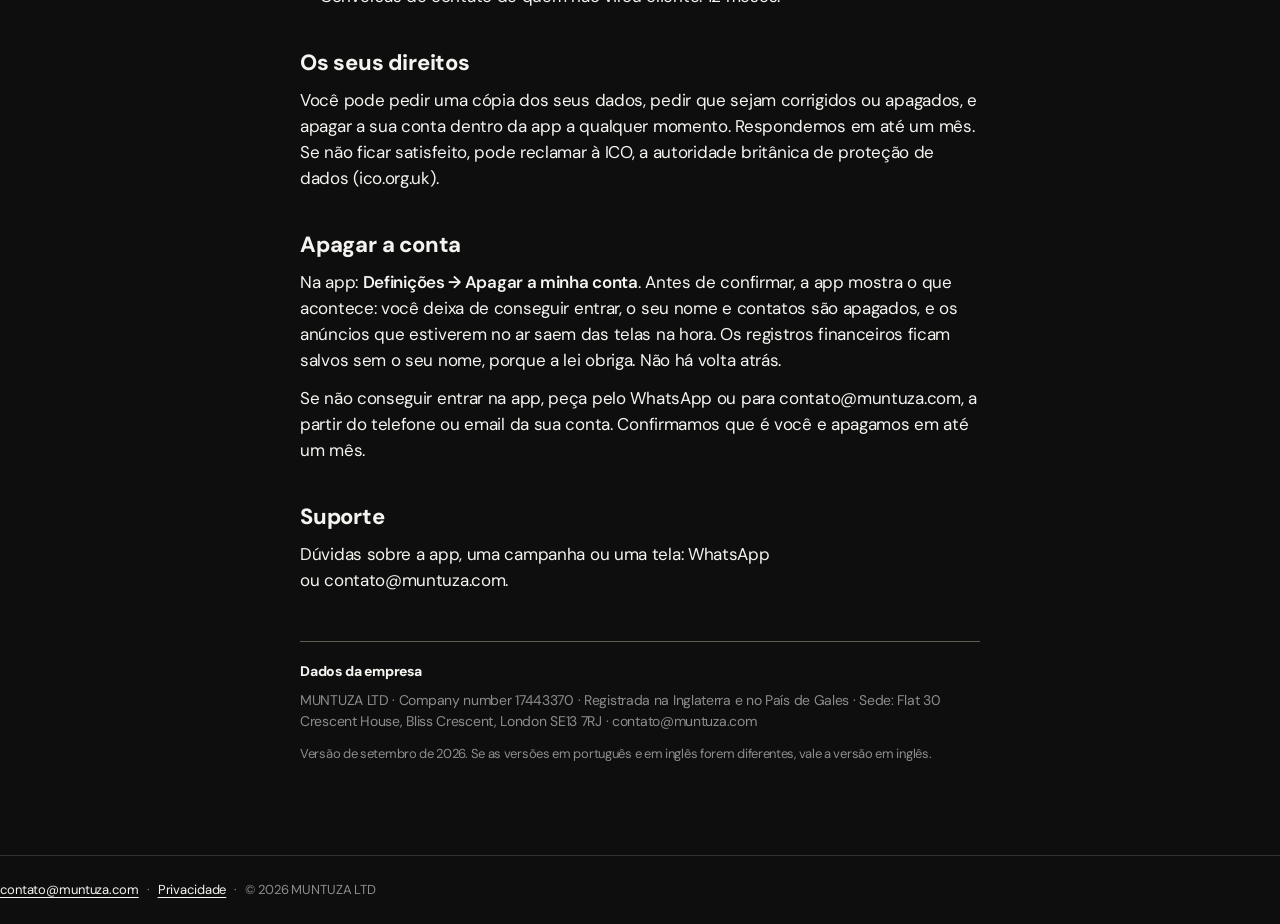
<file: privacidade/index.html>
<!doctype html>
<html lang="pt-BR">
<head>
<meta charset="utf-8">
<meta name="viewport" content="width=device-width, initial-scale=1, viewport-fit=cover">
<title>Privacidade · MUNTUZA. Screen</title>
<meta name="description" content="O que a Muntuza coleta, para quê, e o que você pode nos pedir sobre isso.">
<link rel="canonical" href="https://muntuza.com/privacidade/">
<link rel="alternate" hreflang="pt-BR" href="https://muntuza.com/privacidade/">
<link rel="alternate" hreflang="en-GB" href="https://muntuza.com/en/privacy/">
<link rel="alternate" hreflang="x-default" href="https://muntuza.com/privacidade/">
<meta property="og:type" content="website">
<meta property="og:title" content="Privacidade · MUNTUZA. Screen">
<meta property="og:description" content="O que a Muntuza coleta, para quê, e o que você pode nos pedir sobre isso.">
<meta property="og:url" content="https://muntuza.com/privacidade/">
<meta property="og:image" content="https://muntuza.com/assets/img/tela.jpg">
<meta name="theme-color" content="#0E0E0E">
<link rel="icon" type="image/png" href="../assets/img/favicon.png">
<link rel="apple-touch-icon" href="../assets/img/apple-touch-icon.png">
<link rel="preload" href="../assets/fonts/DMSans_800ExtraBold.ttf" as="font" type="font/ttf" crossorigin>
<link rel="stylesheet" href="../assets/css/site.css?v=34f78d27">
<script>document.documentElement.classList.add('js')</script>
</head>
<body>
<a class="pular" href="#conteudo">Pular para o conteúdo</a>
<header class="topo">
  <div class="wrap topo-in">
    <a class="lock" href="../" aria-label="Muntuza Screen, início"><span class="wm">MUNTUZA<i>.</i></span><span class="desc">Screen</span></a>
    <div class="topo-dir">
      <nav class="lg" aria-label="Língua / Language"><a href="./" hreflang="pt-BR" lang="pt-BR" aria-current="page">PT</a><span aria-hidden="true">·</span><a href="../en/privacy/" hreflang="en-GB" lang="en-GB">EN</a></nav>
      <a class="btn btn-volt btn-p so-desk" href="https://wa.me/447404725102?text=Ol%C3%A1%21%20Vi%20o%20site%20da%20Muntuza%20e%20quero%20saber%20mais%20sobre%20as%20telas."><svg viewBox="0 0 24 24" aria-hidden="true"><path d="M12 2.6a9.4 9.4 0 0 0-8.1 14.2L2.6 21.4l4.7-1.2A9.4 9.4 0 1 0 12 2.6z" fill="none" stroke="currentColor" stroke-width="1.8" stroke-linejoin="round"/><path d="M9.2 7.7c-.3-.1-.7 0-.9.3-.6.7-.9 1.6-.6 2.5.6 2 2.2 3.8 4.2 4.8.9.4 1.9.3 2.6-.3.3-.2.4-.6.2-.9l-.7-1.2c-.2-.3-.6-.4-.9-.2l-.8.4c-.9-.4-1.7-1.2-2.1-2.1l.4-.8c.2-.3.1-.7-.1-.9z" fill="currentColor"/></svg><span>Falar no WhatsApp</span></a>
    </div>
  </div>
</header>
<main id="conteudo" class="wrap priv">
  <a class="voltar" href="../"><svg viewBox="0 0 24 24" aria-hidden="true" fill="none" stroke="currentColor" stroke-width="2.2" stroke-linecap="round" stroke-linejoin="round"><path d="M19 12H5M11 6l-6 6 6 6"/></svg><span>Voltar</span></a>
  
        <h1>Privacidade</h1>
        <p class="intro">O que a Muntuza coleta, para quê, e o que você pode nos pedir sobre isso.</p>

        <h2>Quem somos</h2>
        <p>A Muntuza Screen é da MUNTUZA LTD, a responsável pelos seus dados. Contato: contato@muntuza.com ou WhatsApp. Os dados completos da empresa estão no fim desta página.</p>

        <h2>Este site</h2>
        <p>Não usa cookies, não usa analítica e não tem formulários. O servidor do site guarda registros técnicos (endereço IP e navegador) só para segurança e funcionamento.</p>
        <p>Se você falar com a gente pelo WhatsApp, recebemos o seu número e a sua mensagem para responder. O WhatsApp trata esses dados segundo a política dele.</p>

        <h2>A app Muntuza Screen: o que coletamos</h2>
        <ul>
          <li>O seu nome, email e telefone, para identificar a sua conta e falar com você sobre as suas campanhas.</li>
          <li>Os cartazes e os dados da campanha que você envia, para exibi-los nas telas que você reservou.</li>
          <li>Registros de exibição: que anúncio passou em que tela, e durante quanto tempo. É assim que as campanhas são faturadas e que os parceiros dos espaços são pagos.</li>
        </ul>

        <h2>O que nunca fazemos</h2>
        <p>Não rastreamos você por outros apps nem por outros sites, e não vendemos nem compartilhamos os seus dados com redes de publicidade. Nunca vemos nem guardamos os dados do seu cartão. Quando a publicidade paga começar, os pagamentos passam a ser tratados pelo nosso fornecedor de pagamentos, não por nós.</p>

        <h2>Quem mais tem acesso</h2>
        <p>Os cartazes e o texto da campanha são enviados à OpenAI para a verificação automática de conteúdo, e para gerar um cartaz se você pedir. O login, os seus dados e os arquivos dos cartazes ficam na Supabase, o nosso fornecedor de hospedagem, em Londres. Ninguém mais recebe os seus dados.</p>
        <h2>Por que podemos tratar os seus dados</h2>
        <p>Para cumprir o contrato com você (conta e campanhas), por obrigação legal (registros financeiros) e por interesse legítimo (segurança, verificação de conteúdo e responder a quem nos contata).</p>

        <h2>Por quanto tempo guardamos</h2>
        <ul>
          <li>Dados da conta, cartazes e campanhas: enquanto a conta existir. São apagados quando a conta é apagada.</li>
          <li>Registros financeiros e de exibição: 6 anos, sem o seu nome depois de a conta ser apagada, porque a lei obriga.</li>
          <li>Conversas de contato de quem não virou cliente: 12 meses.</li>
        </ul>

        <h2>Os seus direitos</h2>
        <p>Você pode pedir uma cópia dos seus dados, pedir que sejam corrigidos ou apagados, e apagar a sua conta dentro da app a qualquer momento. Respondemos em até um mês. Se não ficar satisfeito, pode reclamar à ICO, a autoridade britânica de proteção de dados (ico.org.uk).</p>

        <h2 id="apagar-conta">Apagar a conta</h2>
        <p>Na app: <strong>Definições → Apagar a minha conta</strong>. Antes de confirmar, a app mostra o que acontece: você deixa de conseguir entrar, o seu nome e contatos são apagados, e os anúncios que estiverem no ar saem das telas na hora. Os registros financeiros ficam salvos sem o seu nome, porque a lei obriga. Não há volta atrás.</p>
        <p>Se não conseguir entrar na app, peça pelo WhatsApp ou para contato@muntuza.com, a partir do telefone ou email da sua conta. Confirmamos que é você e apagamos em até um mês.</p>

        <h2 id="suporte">Suporte</h2>
        <p>Dúvidas sobre a app, uma campanha ou uma tela: WhatsApp ou contato@muntuza.com.</p>

        <div class="empresa">
          <h2 id="empresa">Dados da empresa</h2>
          <p>MUNTUZA LTD · Company number 17443370 · Registrada na Inglaterra e no País de Gales · Sede: Flat 30 Crescent House, Bliss Crescent, London SE13 7RJ · contato@muntuza.com</p>
        </div>
        <p class="versao">Versão de setembro de 2026. Se as versões em português e em inglês forem diferentes, vale a versão em inglês.</p>
      
</main>
<footer class="rodape-pag"><p class="wrap rodape"><a href="mailto:contato@muntuza.com">contato@muntuza.com</a><span aria-hidden="true">·</span><a href="./">Privacidade</a><span aria-hidden="true">·</span><span>© 2026 MUNTUZA LTD</span></p></footer>
</body>
</html>
</file>
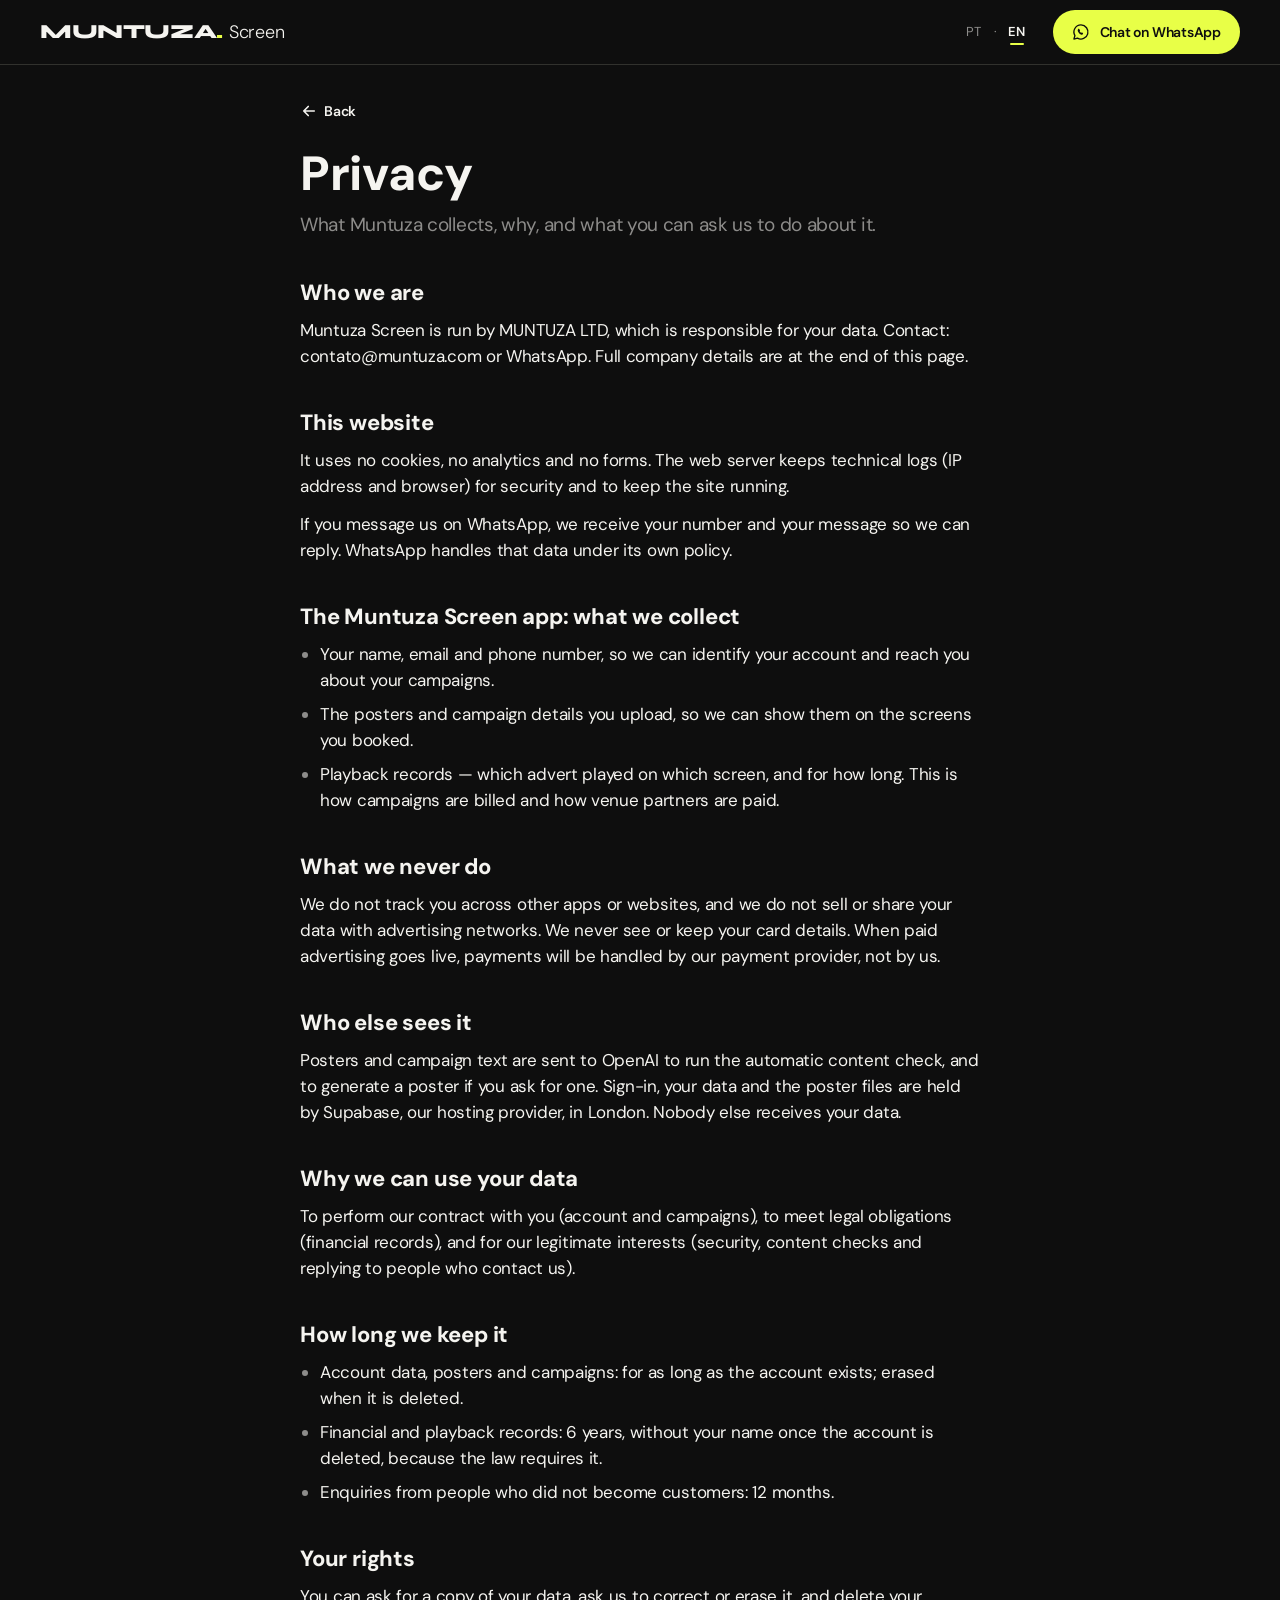
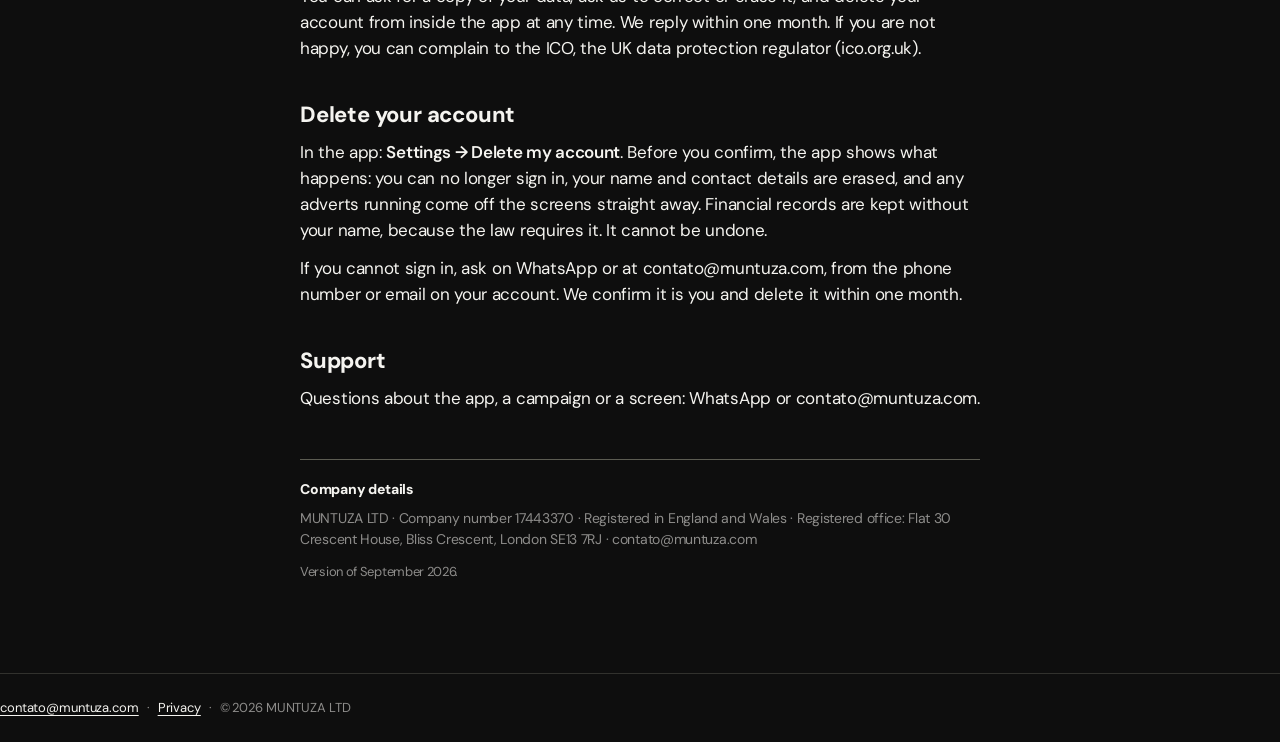
<file: en/privacy/index.html>
<!doctype html>
<html lang="en-GB">
<head>
<meta charset="utf-8">
<meta name="viewport" content="width=device-width, initial-scale=1, viewport-fit=cover">
<title>Privacy · MUNTUZA. Screen</title>
<meta name="description" content="What Muntuza collects, why, and what you can ask us to do about it.">
<link rel="canonical" href="https://muntuza.com/en/privacy/">
<link rel="alternate" hreflang="pt-BR" href="https://muntuza.com/privacidade/">
<link rel="alternate" hreflang="en-GB" href="https://muntuza.com/en/privacy/">
<link rel="alternate" hreflang="x-default" href="https://muntuza.com/privacidade/">
<meta property="og:type" content="website">
<meta property="og:title" content="Privacy · MUNTUZA. Screen">
<meta property="og:description" content="What Muntuza collects, why, and what you can ask us to do about it.">
<meta property="og:url" content="https://muntuza.com/en/privacy/">
<meta property="og:image" content="https://muntuza.com/assets/img/tela.jpg">
<meta name="theme-color" content="#0E0E0E">
<link rel="icon" type="image/png" href="../../assets/img/favicon.png">
<link rel="apple-touch-icon" href="../../assets/img/apple-touch-icon.png">
<link rel="preload" href="../../assets/fonts/DMSans_800ExtraBold.ttf" as="font" type="font/ttf" crossorigin>
<link rel="stylesheet" href="../../assets/css/site.css?v=34f78d27">
<script>document.documentElement.classList.add('js')</script>
</head>
<body>
<a class="pular" href="#conteudo">Skip to content</a>
<header class="topo">
  <div class="wrap topo-in">
    <a class="lock" href="../" aria-label="Muntuza Screen, home"><span class="wm">MUNTUZA<i>.</i></span><span class="desc">Screen</span></a>
    <div class="topo-dir">
      <nav class="lg" aria-label="Língua / Language"><a href="../../privacidade/" hreflang="pt-BR" lang="pt-BR">PT</a><span aria-hidden="true">·</span><a href="./" hreflang="en-GB" lang="en-GB" aria-current="page">EN</a></nav>
      <a class="btn btn-volt btn-p so-desk" href="https://wa.me/447404725102?text=Hi%21%20I%20saw%20the%20Muntuza%20website%20and%20I%27d%20like%20to%20know%20more%20about%20the%20screens."><svg viewBox="0 0 24 24" aria-hidden="true"><path d="M12 2.6a9.4 9.4 0 0 0-8.1 14.2L2.6 21.4l4.7-1.2A9.4 9.4 0 1 0 12 2.6z" fill="none" stroke="currentColor" stroke-width="1.8" stroke-linejoin="round"/><path d="M9.2 7.7c-.3-.1-.7 0-.9.3-.6.7-.9 1.6-.6 2.5.6 2 2.2 3.8 4.2 4.8.9.4 1.9.3 2.6-.3.3-.2.4-.6.2-.9l-.7-1.2c-.2-.3-.6-.4-.9-.2l-.8.4c-.9-.4-1.7-1.2-2.1-2.1l.4-.8c.2-.3.1-.7-.1-.9z" fill="currentColor"/></svg><span>Chat on WhatsApp</span></a>
    </div>
  </div>
</header>
<main id="conteudo" class="wrap priv">
  <a class="voltar" href="../"><svg viewBox="0 0 24 24" aria-hidden="true" fill="none" stroke="currentColor" stroke-width="2.2" stroke-linecap="round" stroke-linejoin="round"><path d="M19 12H5M11 6l-6 6 6 6"/></svg><span>Back</span></a>
  
        <h1>Privacy</h1>
        <p class="intro">What Muntuza collects, why, and what you can ask us to do about it.</p>

        <h2>Who we are</h2>
        <p>Muntuza Screen is run by MUNTUZA LTD, which is responsible for your data. Contact: contato@muntuza.com or WhatsApp. Full company details are at the end of this page.</p>

        <h2>This website</h2>
        <p>It uses no cookies, no analytics and no forms. The web server keeps technical logs (IP address and browser) for security and to keep the site running.</p>
        <p>If you message us on WhatsApp, we receive your number and your message so we can reply. WhatsApp handles that data under its own policy.</p>

        <h2>The Muntuza Screen app: what we collect</h2>
        <ul>
          <li>Your name, email and phone number, so we can identify your account and reach you about your campaigns.</li>
          <li>The posters and campaign details you upload, so we can show them on the screens you booked.</li>
          <li>Playback records — which advert played on which screen, and for how long. This is how campaigns are billed and how venue partners are paid.</li>
        </ul>

        <h2>What we never do</h2>
        <p>We do not track you across other apps or websites, and we do not sell or share your data with advertising networks. We never see or keep your card details. When paid advertising goes live, payments will be handled by our payment provider, not by us.</p>

        <h2>Who else sees it</h2>
        <p>Posters and campaign text are sent to OpenAI to run the automatic content check, and to generate a poster if you ask for one. Sign-in, your data and the poster files are held by Supabase, our hosting provider, in London. Nobody else receives your data.</p>
        <h2>Why we can use your data</h2>
        <p>To perform our contract with you (account and campaigns), to meet legal obligations (financial records), and for our legitimate interests (security, content checks and replying to people who contact us).</p>

        <h2>How long we keep it</h2>
        <ul>
          <li>Account data, posters and campaigns: for as long as the account exists; erased when it is deleted.</li>
          <li>Financial and playback records: 6 years, without your name once the account is deleted, because the law requires it.</li>
          <li>Enquiries from people who did not become customers: 12 months.</li>
        </ul>

        <h2>Your rights</h2>
        <p>You can ask for a copy of your data, ask us to correct or erase it, and delete your account from inside the app at any time. We reply within one month. If you are not happy, you can complain to the ICO, the UK data protection regulator (ico.org.uk).</p>

        <h2 id="delete-account">Delete your account</h2>
        <p>In the app: <strong>Settings → Delete my account</strong>. Before you confirm, the app shows what happens: you can no longer sign in, your name and contact details are erased, and any adverts running come off the screens straight away. Financial records are kept without your name, because the law requires it. It cannot be undone.</p>
        <p>If you cannot sign in, ask on WhatsApp or at contato@muntuza.com, from the phone number or email on your account. We confirm it is you and delete it within one month.</p>

        <h2 id="support">Support</h2>
        <p>Questions about the app, a campaign or a screen: WhatsApp or contato@muntuza.com.</p>

        <div class="empresa">
          <h2 id="company">Company details</h2>
          <p>MUNTUZA LTD · Company number 17443370 · Registered in England and Wales · Registered office: Flat 30 Crescent House, Bliss Crescent, London SE13 7RJ · contato@muntuza.com</p>
        </div>
        <p class="versao">Version of September 2026.</p>
      
</main>
<footer class="rodape-pag"><p class="wrap rodape"><a href="mailto:contato@muntuza.com">contato@muntuza.com</a><span aria-hidden="true">·</span><a href="./">Privacy</a><span aria-hidden="true">·</span><span>© 2026 MUNTUZA LTD</span></p></footer>
</body>
</html>
</file>
<file: assets/css/site.css>
/* Muntuza Screen · muntuza.com · v1 · feed de ecrãs inteiros (o formato do protótipo animado)
   Tokens do MuntuzaUI (MUNTUZA CMS/packages/ui/src/tokens). Sem sombras, sem gradientes, acento único volt. */

@font-face { font-family: "DM Sans"; src: url("../fonts/DMSans_300Light.ttf") format("truetype"); font-weight: 300; font-style: normal; font-display: swap; }
@font-face { font-family: "DM Sans"; src: url("../fonts/DMSans_400Regular.ttf") format("truetype"); font-weight: 400; font-style: normal; font-display: swap; }
@font-face { font-family: "DM Sans"; src: url("../fonts/DMSans_600SemiBold.ttf") format("truetype"); font-weight: 600; font-style: normal; font-display: swap; }
@font-face { font-family: "DM Sans"; src: url("../fonts/DMSans_800ExtraBold.ttf") format("truetype"); font-weight: 800; font-style: normal; font-display: swap; }
@font-face { font-family: "Syne"; src: url("../fonts/Syne_800ExtraBold.ttf") format("truetype"); font-weight: 800; font-style: normal; font-display: swap; }

:root {
  --obs: #0E0E0E;
  --carbon: #1A1A1A;
  --chalk: #F5F4F0;
  --stone: #5C5C52;
  --volt: #E8FF47;
  --foco: #D4EB00;
  --mut: rgba(245, 244, 240, 0.55);
  --linha: rgba(92, 92, 82, 0.45);
  --faixa: rgba(14, 14, 14, 0.78);
  --m: 20px;
  --topo: 52px;
  --st: env(safe-area-inset-top, 0px);
  --sb: env(safe-area-inset-bottom, 0px);
  --entra: cubic-bezier(0.22, 1, 0.36, 1);
  --troca: cubic-bezier(0.65, 0, 0.35, 1);
}
@media (min-width: 900px) { :root { --m: 40px; --topo: 64px; } }

*, *::before, *::after { box-sizing: border-box; }
html { background: var(--obs); color-scheme: dark; -webkit-text-size-adjust: 100%; scroll-behavior: smooth; }
html.feed { scroll-snap-type: y mandatory; }
body { margin: 0; background: var(--obs); color: var(--chalk); font-family: "DM Sans", "Helvetica Neue", Arial, sans-serif; font-size: 17px; line-height: 25px; letter-spacing: -0.374px; -webkit-font-smoothing: antialiased; }
img { display: block; max-width: 100%; }
a { color: inherit; }
.wrap { width: min(100% - 2 * var(--m), 1200px); margin-inline: auto; }
.oculto { position: absolute; width: 1px; height: 1px; overflow: hidden; clip: rect(0 0 0 0); white-space: nowrap; }
.pular { position: absolute; left: var(--m); top: -64px; z-index: 30; padding: 10px 16px; border-radius: 9999px; background: var(--volt); color: var(--obs); font-weight: 600; text-decoration: none; }
.pular:focus { top: 12px; }

/* ---------- barra de topo ---------- */
.topo { position: sticky; top: 0; z-index: 10; padding-top: var(--st); background: var(--obs); border-bottom: 1px solid var(--linha); }
.topo.sobre { position: fixed; left: 0; right: 0; background: var(--faixa); border-bottom: 0; }
.topo-in { height: var(--topo); display: flex; align-items: center; justify-content: space-between; gap: 16px; }
.lock { display: inline-flex; align-items: baseline; gap: 6px; text-decoration: none; }
.wm { font-family: Syne, "DM Sans", sans-serif; font-weight: 800; font-size: 18px; line-height: 1; letter-spacing: -0.36px; }
.wm i { font-style: normal; color: var(--volt); }
.desc { font-weight: 300; font-size: 17px; line-height: 1; letter-spacing: -0.2px; }
.topo-dir { display: flex; align-items: center; gap: 16px; }
.lg { display: flex; align-items: center; font-size: 13px; line-height: 18px; color: var(--mut); }
.lg a { position: relative; display: inline-flex; align-items: center; justify-content: center; min-width: 40px; height: 44px; color: var(--mut); text-decoration: none; letter-spacing: 0.2px; transition: color 180ms linear; }
.lg a:hover { color: var(--chalk); }
.lg a[aria-current] { color: var(--chalk); font-weight: 600; }
.lg a[aria-current]::after { content: ""; position: absolute; left: 13px; right: 13px; bottom: 9px; height: 2px; border-radius: 2px; background: var(--volt); }
@media (min-width: 900px) { .wm { font-size: 20px; letter-spacing: -0.4px; } .desc { font-size: 18px; } }

/* ---------- botões ---------- */
.btn { display: inline-flex; align-items: center; justify-content: center; gap: 10px; height: 52px; padding: 0 24px; border: 1px solid transparent; border-radius: 9999px; font-size: 16px; line-height: 20px; font-weight: 600; letter-spacing: -0.2px; text-decoration: none; white-space: nowrap; -webkit-user-select: none; user-select: none; transition: transform 160ms var(--entra), background-color 180ms linear, opacity 220ms linear; }
.btn:active { transform: scale(0.95); transition-duration: 120ms; }
.btn:focus-visible, .lg a:focus-visible, .lock:focus-visible, .rodape a:focus-visible, .voltar:focus-visible, .dica:focus-visible, .dots a:focus-visible { outline: 2px solid var(--foco); outline-offset: 2px; }
.btn svg { width: 20px; height: 20px; flex: none; }
.btn-volt { background: var(--volt); color: var(--obs); }
.btn-contorno { border-color: var(--chalk); color: var(--chalk); }
.btn-contorno:hover { background: var(--carbon); }
.btn-p { height: 44px; padding: 0 18px; font-size: 14px; line-height: 18px; letter-spacing: -0.224px; }
.btn-p svg { width: 18px; height: 18px; }
.btn-g { height: 56px; }

/* ---------- painéis de ecrã inteiro ---------- */
.pn { position: relative; height: 100vh; height: 100svh; min-height: 540px; overflow: hidden; background: var(--obs); scroll-snap-align: start; scroll-snap-stop: always; }
.pn-img { position: absolute; top: calc(var(--topo) + var(--st)); left: 0; right: 0; bottom: 0; margin: 0; background: var(--carbon); }
.pn-img img { width: 100%; height: 100%; object-fit: cover; }
.pn-tx { position: absolute; bottom: 40px; width: min(480px, 40%); padding: 28px 32px 30px; border-radius: 18px; background: var(--faixa); }
.pn-tx.esq { left: 40px; }
.pn-tx.dir { right: 56px; }
.rot { display: inline-block; padding: 5px 10px; border-radius: 9999px; background: var(--carbon); color: var(--chalk); font-size: 12px; line-height: 17px; font-weight: 600; letter-spacing: -0.12px; }
.pn-tx h2 { margin: 14px 0 10px; font-size: clamp(30px, 2.8vw, 40px); line-height: 1.1; font-weight: 800; letter-spacing: -0.28px; text-wrap: balance; }
.pn-tx p { margin: 0; text-wrap: pretty; }

/* painel 1 · a tela */
.p1 { display: grid; grid-template-columns: minmax(0, 1fr) auto; grid-template-rows: minmax(0, 1fr); align-items: center; gap: 56px; width: min(100% - 2 * var(--m), 1200px); height: 100%; margin-inline: auto; padding: calc(var(--topo) + var(--st) + 32px) 0 40px; }
.p1 h1 { margin: 0; font-size: clamp(48px, 6.4vw, 96px); line-height: 1; font-weight: 800; letter-spacing: -0.02em; text-wrap: balance; }
.lead { margin: 20px 0 0; max-width: 34ch; font-size: clamp(18px, 1.5vw, 21px); line-height: 1.45; letter-spacing: -0.3px; text-wrap: pretty; }
.dica { display: inline-flex; align-items: center; gap: 8px; height: 44px; margin-top: 28px; font-size: 14px; line-height: 18px; font-weight: 600; letter-spacing: -0.224px; text-decoration: none; }
.dica svg { width: 16px; height: 16px; animation: dica 1.6s var(--troca) infinite; }
@keyframes dica { 0%, 100% { transform: translateY(-2px); } 50% { transform: translateY(2px); } }
.p1-img { align-self: stretch; height: 100%; aspect-ratio: 933 / 1400; margin: 0; border-radius: 18px; overflow: hidden; background: #141414; }
.p1-img img { width: 100%; height: 100%; object-fit: cover; }

/* painéis sem imagem · como funciona · fale com a gente */
.pn-bloco { display: flex; flex-direction: column; justify-content: center; width: min(100% - 2 * var(--m), 1200px); height: 100%; margin-inline: auto; padding: calc(var(--topo) + var(--st) + 32px) 0 48px; }
.pn-bloco h2 { margin: 0; font-size: clamp(40px, 5vw, 72px); line-height: 1.02; font-weight: 800; letter-spacing: -0.28px; text-wrap: balance; }
.passos { list-style: none; margin: 40px 0 0; padding: 0; display: grid; grid-template-columns: repeat(3, minmax(0, 1fr)); gap: 32px; }
.passos li { padding-top: 20px; border-top: 1px solid var(--stone); }
.num { display: block; font-size: 48px; line-height: 48px; font-weight: 800; letter-spacing: -0.28px; color: var(--volt); font-variant-numeric: tabular-nums; }
.passos p { margin: 16px 0 0; font-size: 19px; line-height: 27px; letter-spacing: -0.3px; text-wrap: pretty; }
.acoes { display: flex; flex-wrap: wrap; gap: 12px; margin-top: 32px; }
.rodape { display: flex; flex-wrap: wrap; align-items: center; gap: 4px 8px; margin-top: 48px; font-size: 13px; line-height: 20px; letter-spacing: -0.12px; color: var(--mut); }
.rodape a { color: var(--chalk); text-underline-offset: 3px; }
/* divulgação legal obrigatória (Reg. 25, SI 2015/17): linha própria, sempre legível */
.rodape .legal { flex-basis: 100%; margin-top: 4px; font-size: 12px; line-height: 18px; color: var(--mut); }

/* entrada do texto quando o painel aparece (fica visível depois de entrar) */
.js .pn .anima { opacity: 0; transform: translateY(16px); transition: opacity 420ms var(--entra), transform 420ms var(--entra); }
.js .pn.on .anima { opacity: 1; transform: none; }
.js .pn.on .anima + .anima { transition-delay: 120ms; }

/* ---------- pontos de posição ---------- */
.dots { position: fixed; top: 50%; right: 12px; z-index: 9; transform: translateY(-50%); display: flex; flex-direction: column; align-items: center; gap: 7px; }
.dots a { position: relative; width: 4px; height: 4px; border-radius: 2px; background: rgba(245, 244, 240, 0.4); transition: height 220ms var(--troca), background-color 220ms linear; }
.dots a::after { content: ""; position: absolute; inset: -3.5px -20px; }
.dots a[aria-current] { height: 14px; background: var(--volt); }
@media (min-width: 900px) { .dots { right: 20px; } }

/* ---------- botão fixo do WhatsApp (celular) ---------- */
.fixo { position: fixed; left: var(--m); right: var(--m); bottom: calc(16px + var(--sb)); z-index: 20; transition: opacity 220ms linear, transform 280ms var(--entra); }
.fixo.esc { opacity: 0; transform: translateY(16px); pointer-events: none; }
.so-mob { display: none !important; }

/* ---------- privacidade (página de leitura) ---------- */
.priv { max-width: 680px; padding: 24px 0 80px; }
.voltar { display: inline-flex; align-items: center; gap: 6px; height: 44px; font-size: 14px; line-height: 18px; font-weight: 600; letter-spacing: -0.224px; text-decoration: none; }
.voltar svg { width: 18px; height: 18px; }
.priv h1 { margin: 16px 0 12px; font-size: clamp(36px, 4vw, 48px); line-height: 1.05; font-weight: 800; letter-spacing: -0.28px; text-wrap: balance; }
.priv .intro { margin: 0; font-size: 19px; line-height: 28px; letter-spacing: -0.3px; color: var(--mut); }
.priv h2 { margin: 40px 0 10px; font-size: 22px; line-height: 28px; font-weight: 800; letter-spacing: -0.2px; text-wrap: balance; scroll-margin-top: 88px; }
.priv p, .priv li { font-size: 17px; line-height: 26px; letter-spacing: -0.3px; text-wrap: pretty; }
.priv p { margin: 0 0 12px; }
.priv ul { margin: 0 0 12px; padding-left: 20px; display: flex; flex-direction: column; gap: 8px; }
.priv li::marker { color: var(--mut); }
.priv strong { font-weight: 600; }
.rasc, .pend { display: inline-block; border: 1px dashed var(--stone); border-radius: 5px; color: var(--mut); font-size: 12px; line-height: 17px; font-weight: 400; letter-spacing: -0.12px; }
.rasc { margin-top: 8px; padding: 3px 8px; }
.pend { padding: 1px 6px; vertical-align: 2px; }
.empresa { margin-top: 48px; padding-top: 20px; border-top: 1px solid var(--stone); }
.empresa h2 { margin-top: 0; font-size: 14px; line-height: 18px; }
.empresa p { font-size: 14px; line-height: 21px; color: var(--mut); }
.versao { margin-top: 20px; font-size: 13px !important; line-height: 19px !important; color: var(--mut); }
.rodape-pag { border-top: 1px solid var(--linha); }
.rodape-pag .rodape { margin: 0; padding: 24px 0 calc(24px + var(--sb)); }

/* ---------- celular: imagem em cima, texto embaixo ---------- */
@media (max-width: 899px) {
  .so-desk { display: none !important; }
  .so-mob { display: flex !important; }
  .pn { display: flex; flex-direction: column; padding-top: calc(var(--topo) + var(--st)); }
  .pn-img { position: relative; top: auto; left: auto; right: auto; bottom: auto; flex: 1; min-height: 0; }
  .pn-tx, .pn-tx.esq, .pn-tx.dir { position: static; width: auto; border-radius: 0; background: var(--obs); padding: 20px var(--m) calc(var(--sb) + 16px + 52px + 20px); }
  .pn-tx h2 { font-size: 30px; line-height: 34px; }
  .p1 { display: flex; flex-direction: column; flex: 1; min-height: 0; gap: 0; width: auto; height: auto; margin: 0; padding: 0; }
  .p1-img { order: -1; flex: 1; min-height: 0; height: auto; aspect-ratio: auto; margin: 12px var(--m) 0; }
  .p1-img img { object-fit: contain; }
  .p1-tx { padding: 20px var(--m) calc(var(--sb) + 16px + 52px + 8px); }
  .p1 h1 { font-size: 44px; line-height: 46px; }
  .lead { margin-top: 12px; }
  .dica { margin-top: 4px; }
  .pn-bloco { flex: 1; min-height: 0; width: auto; height: auto; margin: 0; justify-content: flex-start; padding: 32px var(--m) calc(var(--sb) + 16px + 52px + 20px); }
  .pn-bloco.fale { justify-content: flex-end; padding-bottom: calc(var(--sb) + 24px); }
  .passos { grid-template-columns: 1fr; gap: 0; margin-top: 24px; }
  .passos li { display: flex; align-items: baseline; gap: 16px; padding: 16px 0; }
  .passos li p { margin: 0; font-size: 17px; line-height: 24px; }
  .num { min-width: 28px; font-size: 40px; line-height: 40px; }
  .acoes .btn { width: 100%; }
  .rodape { margin-top: 32px; }
}

@media (prefers-reduced-motion: reduce) {
  html { scroll-behavior: auto; }
  .js .pn .anima { opacity: 1; transform: none; transition: none; }
  .dica svg { animation: none; }
  .btn, .fixo, .lg a, .dots a { transition: none; }
}
</file>
